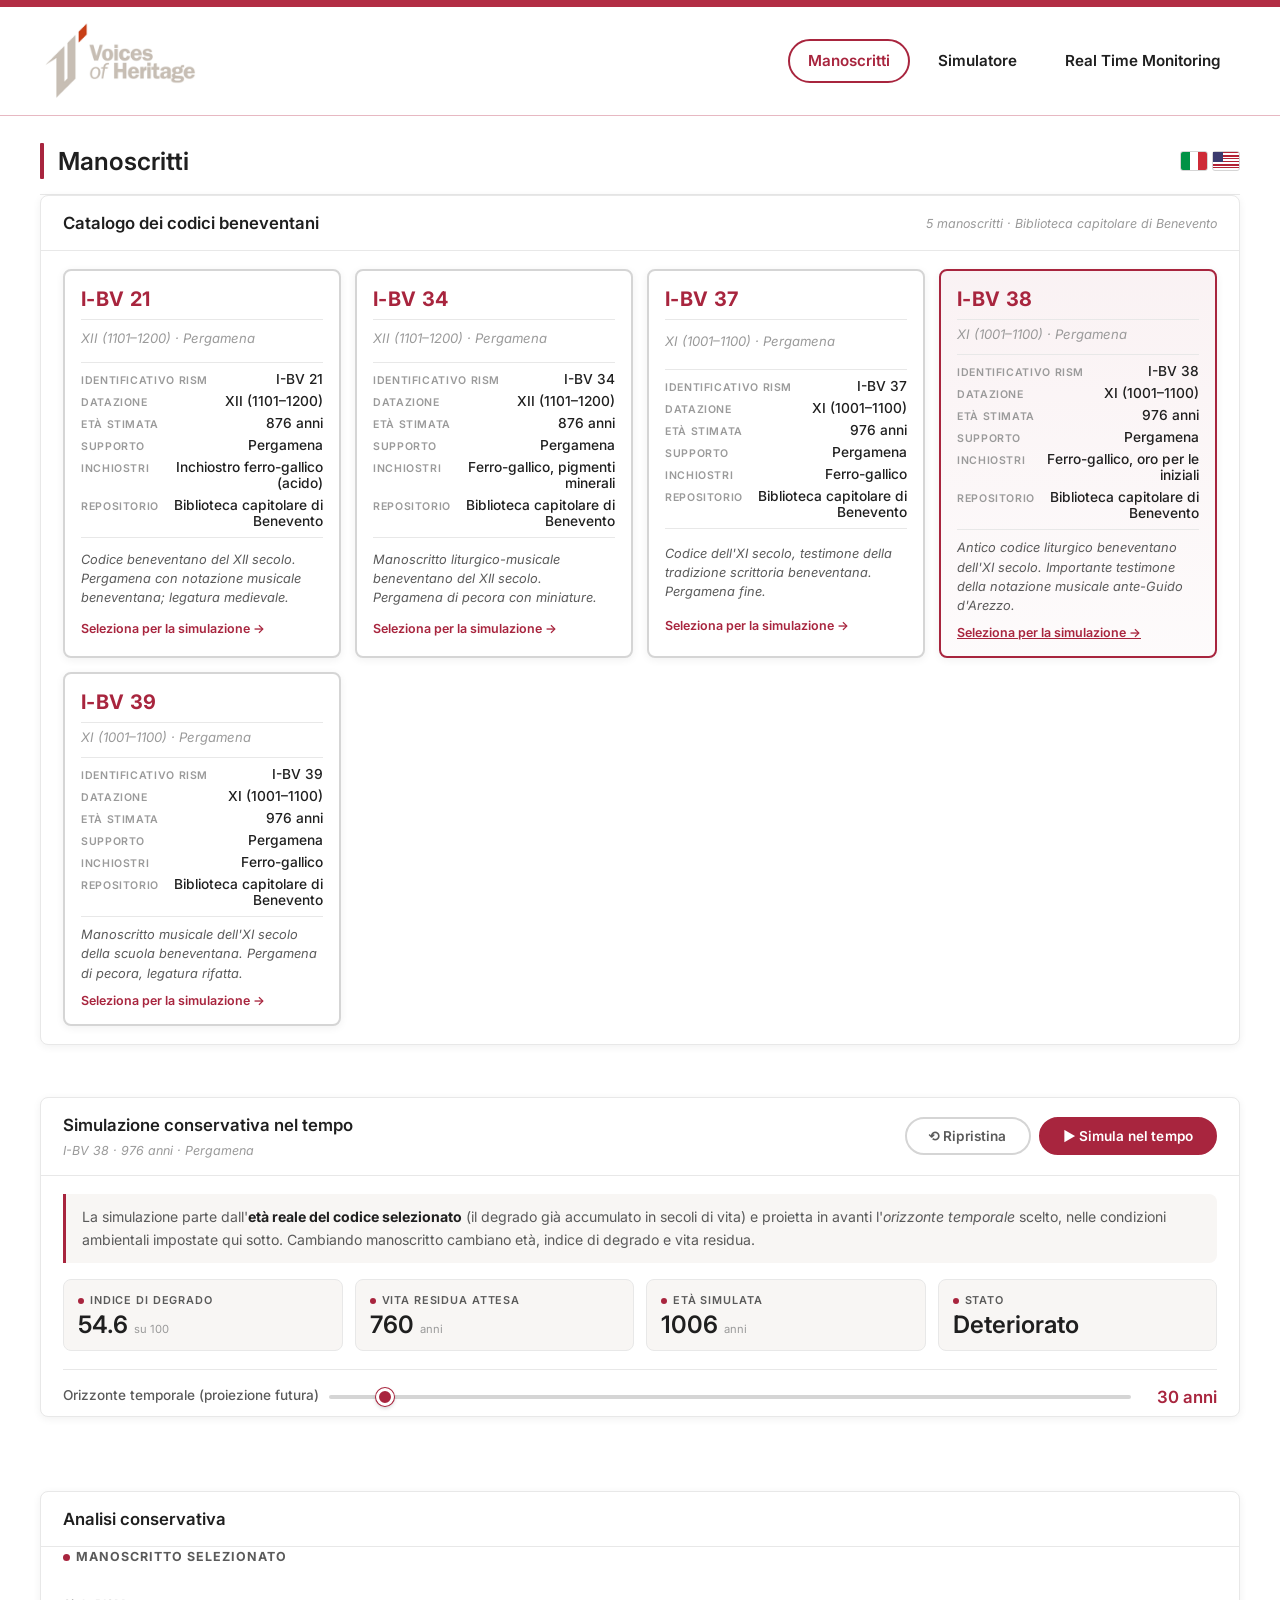
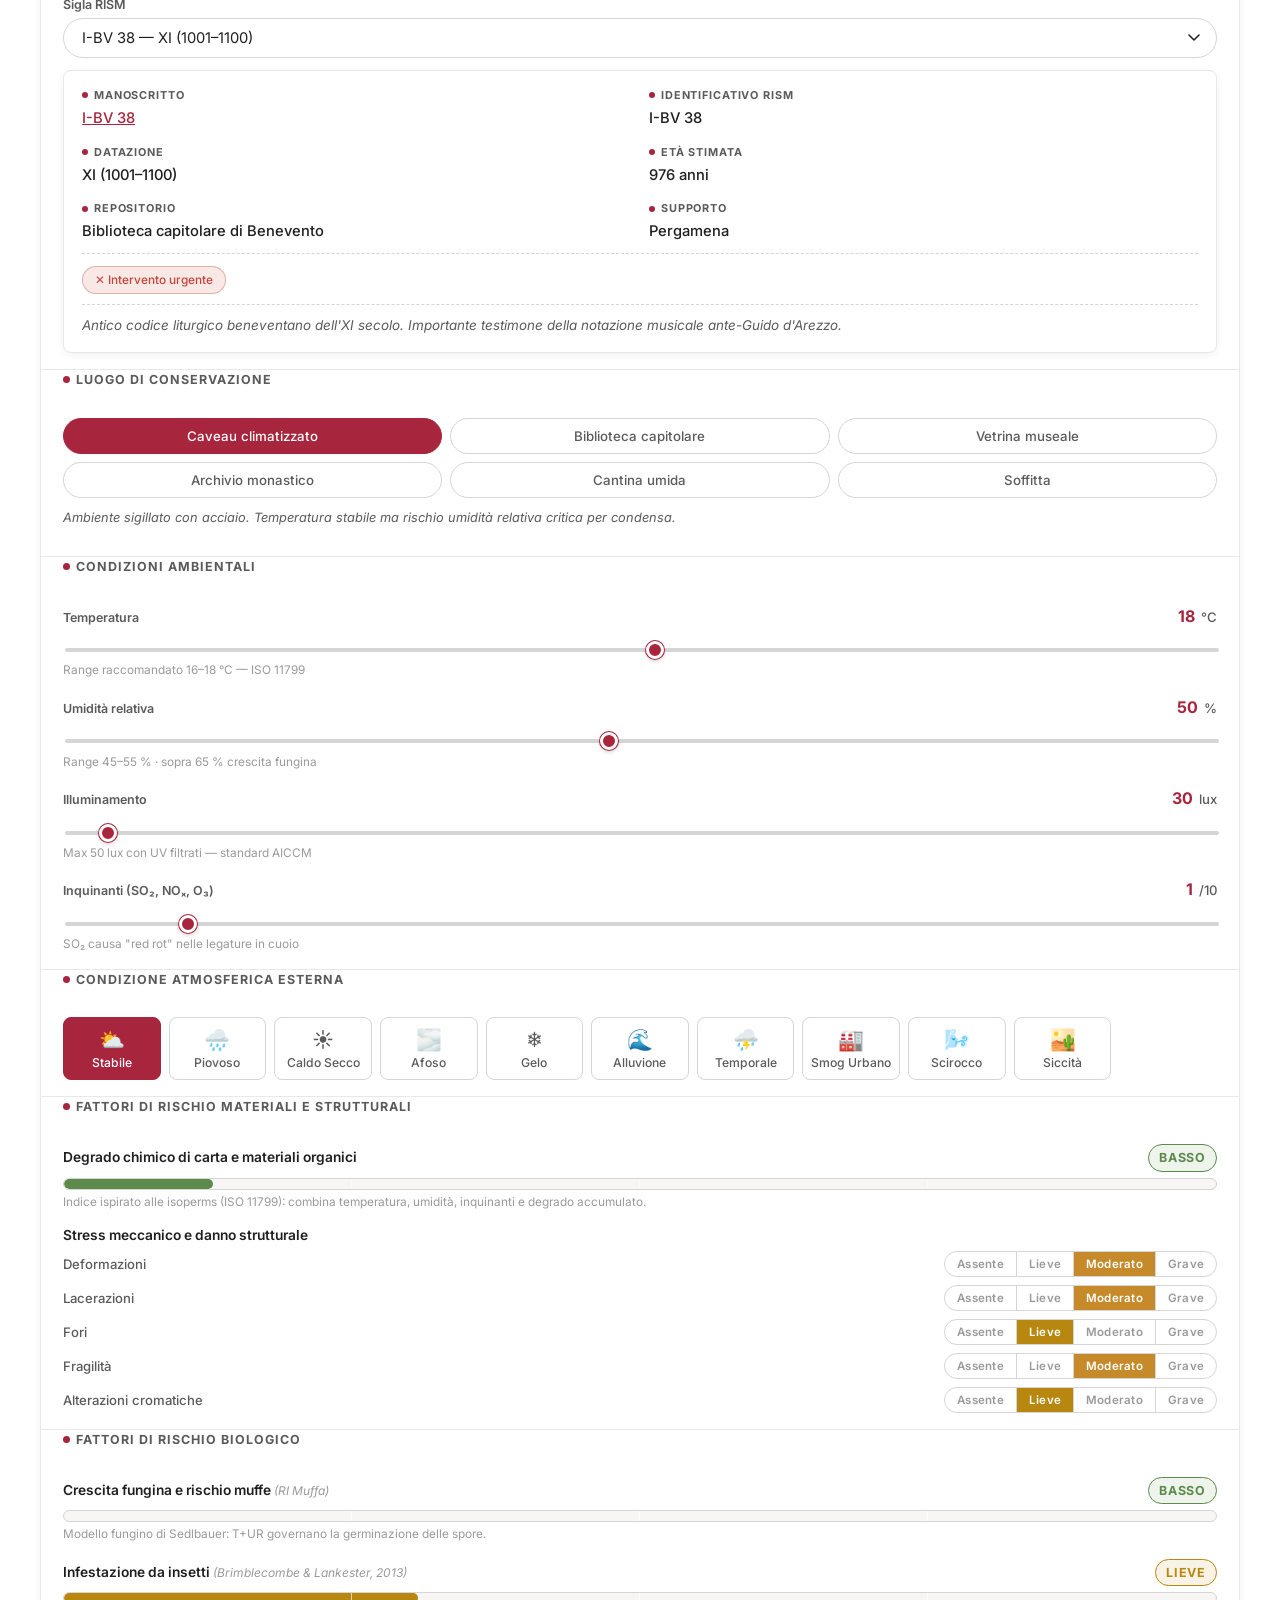
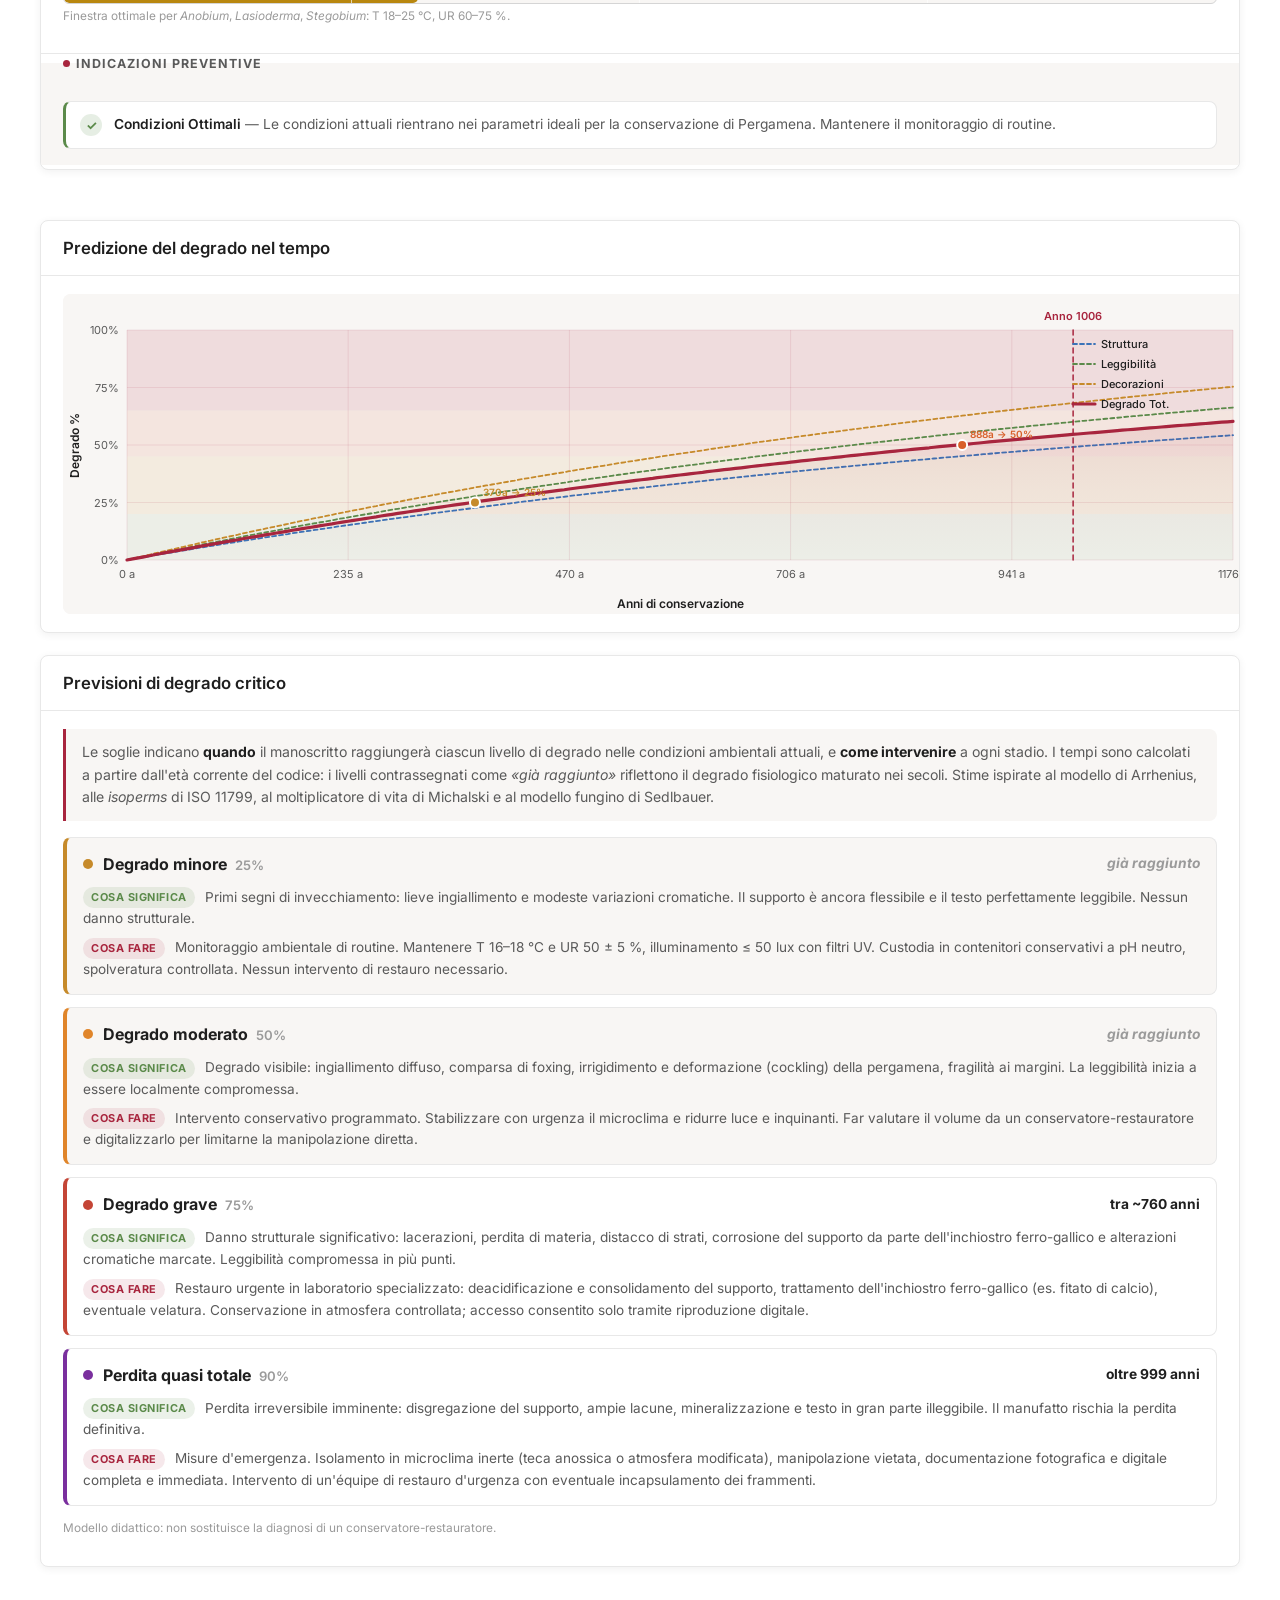
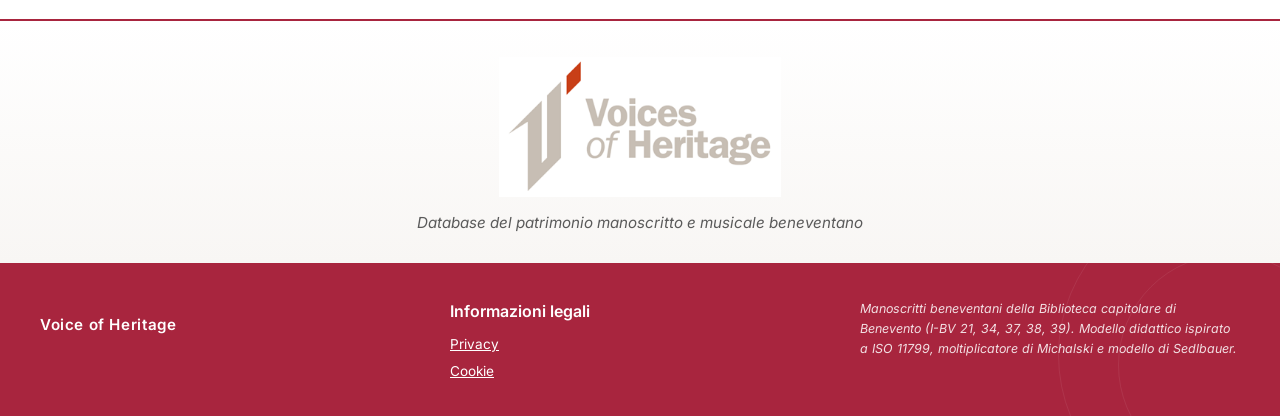
<file: index.html>
<!doctype html>
<html lang="it">
<head>
<meta charset="utf-8" />
<meta name="viewport" content="width=device-width,initial-scale=1" />
<title>Manoscritti · Voices of Heritage</title>
<meta name="description" content="Caratteristiche e analisi conservativa dei codici beneventani della Biblioteca capitolare di Benevento (I-BV 21, 34, 37, 38, 39)." />
<link rel="preconnect" href="https://fonts.googleapis.com" />
<link rel="preconnect" href="https://fonts.gstatic.com" crossorigin />
<link href="https://fonts.googleapis.com/css2?family=Inter:wght@400;500;600;700&display=swap" rel="stylesheet" />
<link rel="stylesheet" href="css/style.css" />
</head>
<body data-page="manoscritti">

<!-- TOP RED STRIP -->
<div class="top-strip"></div>

<!-- SITE HEADER -->
<header class="site-header">
  <div class="site-logo">
    <img src="assets/logo-voh.png" alt="Voices of Heritage" />
  </div>
  <nav class="site-nav">
    <a class="nav-link active" href="index.html">Manoscritti</a>
    <a class="nav-link" href="simulatore.html">Simulatore</a>
    <a class="nav-link" href="monitoring.html">Real Time Monitoring</a>
  </nav>
</header>

<!-- PAGE TITLE -->
<div class="page-title-row">
  <div class="page-title">
    <h2>Manoscritti</h2>
  </div>
  <div class="lang-switcher">
    <span class="lang-flag it" title="Italiano"></span>
    <span class="lang-flag en" title="English"></span>
  </div>
</div>
<div class="page-divider"></div>

<!-- ═══════════════ CATALOGO ═══════════════ -->
<section class="full-section">
  <div class="card">
    <div class="card-head">
      <h2>Catalogo dei codici beneventani</h2>
      <span class="card-meta">5 manoscritti · Biblioteca capitolare di Benevento</span>
    </div>
    <div class="card-body">
      <div class="ms-card-grid" id="manuGrid"><!-- injected by JS --></div>
    </div>
  </div>
</section>

<!-- ═══════════════ SIMULAZIONE CONTROLS ═══════════════ -->
<section class="full-section">
  <div class="card sim-card">
    <div class="card-head">
      <div>
        <h2>Simulazione conservativa nel tempo</h2>
        <span class="card-meta" id="simManuscriptLabel"></span>
      </div>
      <div class="stage-controls">
        <button id="btnReset" class="btn-ghost">⟲ Ripristina</button>
        <button id="btnPlay" class="btn-primary">▶ Simula nel tempo</button>
      </div>
    </div>
    <div class="card-body">
      <p class="section-intro">
        La simulazione parte dall'<strong>età reale del codice selezionato</strong> (il degrado
        già accumulato in secoli di vita) e proietta in avanti l'<em>orizzonte temporale</em>
        scelto, nelle condizioni ambientali impostate qui sotto. Cambiando manoscritto cambiano
        età, indice di degrado e vita residua.
      </p>
      <div class="kpi-strip">
        <div class="kpi">
          <div class="kpi-label">Indice di degrado</div>
          <div class="kpi-value"><span id="kpiDamage">0</span><small>su 100</small></div>
        </div>
        <div class="kpi">
          <div class="kpi-label">Vita residua attesa</div>
          <div class="kpi-value"><span id="kpiLife">∞</span><small>anni</small></div>
        </div>
        <div class="kpi">
          <div class="kpi-label">Età simulata</div>
          <div class="kpi-value"><span id="kpiYear">0</span><small>anni</small></div>
        </div>
        <div class="kpi">
          <div class="kpi-label">Stato</div>
          <div class="kpi-value"><span id="statusText">Eccellente</span></div>
        </div>
      </div>
      <div class="timeline">
        <label for="timeSlider">Orizzonte temporale (proiezione futura)</label>
        <input id="timeSlider" type="range" min="0" max="500" step="1" value="30" />
        <output id="timeOut">30 anni</output>
      </div>
    </div>
  </div>
</section>

<!-- ═══════════════ MAIN LAYOUT (single column) ═══════════════ -->
<main class="layout single-col">

  <aside class="card dashboard">
    <div class="card-head"><h2>Analisi conservativa</h2></div>

    <fieldset>
      <legend>Manoscritto selezionato</legend>
      <label class="field">
        <span>Sigla RISM</span>
        <select id="selManuscript"></select>
      </label>
      <div class="manu-card" id="manuCard"></div>
    </fieldset>

    <fieldset>
      <legend>Luogo di conservazione</legend>
      <div class="locations" id="locGrid">
        <button data-loc="vault"      class="loc on">Caveau climatizzato</button>
        <button data-loc="library"    class="loc">Biblioteca capitolare</button>
        <button data-loc="museum"     class="loc">Vetrina museale</button>
        <button data-loc="monastery"  class="loc">Archivio monastico</button>
        <button data-loc="basement"   class="loc">Cantina umida</button>
        <button data-loc="attic"      class="loc">Soffitta</button>
      </div>
      <p class="loc-desc" id="loc-desc"></p>
    </fieldset>

    <fieldset>
      <legend>Condizioni ambientali</legend>
      <div class="slider">
        <div class="slider-row">
          <label for="tempS">Temperatura</label>
          <span class="val"><b id="tempV">18</b> °C</span>
        </div>
        <input id="tempS" type="range" min="-5" max="40" step="0.5" value="18" />
        <div class="hint">Range raccomandato 16–18 °C — ISO 11799</div>
      </div>
      <div class="slider">
        <div class="slider-row">
          <label for="rhS">Umidità relativa</label>
          <span class="val"><b id="rhV">50</b> %</span>
        </div>
        <input id="rhS" type="range" min="10" max="95" step="1" value="50" />
        <div class="hint">Range 45–55 % · sopra 65 % crescita fungina</div>
      </div>
      <div class="slider">
        <div class="slider-row">
          <label for="lightS">Illuminamento</label>
          <span class="val"><b id="lightV">30</b> lux</span>
        </div>
        <input id="lightS" type="range" min="0" max="1000" step="5" value="30" />
        <div class="hint">Max 50 lux con UV filtrati — standard AICCM</div>
      </div>
      <div class="slider">
        <div class="slider-row">
          <label for="pollS">Inquinanti (SO₂, NOₓ, O₃)</label>
          <span class="val"><b id="pollV">1</b> /10</span>
        </div>
        <input id="pollS" type="range" min="0" max="10" step="0.1" value="1" />
        <div class="hint">SO₂ causa "red rot" nelle legature in cuoio</div>
      </div>
    </fieldset>

    <fieldset>
      <legend>Condizione atmosferica esterna</legend>
      <div class="weather-grid" id="weather-grid"></div>
    </fieldset>

    <fieldset>
      <legend>Fattori di rischio materiali e strutturali</legend>
      <div class="risk-block">
        <div class="risk-header">
          <span class="risk-name">Degrado chimico di carta e materiali organici</span>
          <span class="risk-level" id="chemLevelLabel">Basso</span>
        </div>
        <div class="risk-gauge">
          <div class="risk-gauge-fill" id="chemGaugeFill"></div>
          <div class="risk-gauge-ticks"><span></span><span></span><span></span><span></span></div>
        </div>
        <p class="hint">Indice ispirato alle isoperms (ISO 11799): combina temperatura, umidità, inquinanti e degrado accumulato.</p>
      </div>
      <div class="risk-block">
        <div class="risk-header">
          <span class="risk-name">Stress meccanico e danno strutturale</span>
        </div>
        <div class="seg-list" id="structuralList"></div>
      </div>
    </fieldset>

    <fieldset>
      <legend>Fattori di rischio biologico</legend>
      <div class="risk-block">
        <div class="risk-header">
          <span class="risk-name">Crescita fungina e rischio muffe <small>(RI Muffa)</small></span>
          <span class="risk-level" id="moldLevelLabel">Basso</span>
        </div>
        <div class="risk-gauge">
          <div class="risk-gauge-fill biological" id="moldGaugeFill"></div>
          <div class="risk-gauge-ticks"><span></span><span></span><span></span><span></span></div>
        </div>
        <p class="hint">Modello fungino di Sedlbauer: T+UR governano la germinazione delle spore.</p>
      </div>
      <div class="risk-block">
        <div class="risk-header">
          <span class="risk-name">Infestazione da insetti <small>(Brimblecombe &amp; Lankester, 2013)</small></span>
          <span class="risk-level" id="insectLevelLabel">Basso</span>
        </div>
        <div class="risk-gauge">
          <div class="risk-gauge-fill biological" id="insectGaugeFill"></div>
          <div class="risk-gauge-ticks"><span></span><span></span><span></span><span></span></div>
        </div>
        <p class="hint">Finestra ottimale per <em>Anobium</em>, <em>Lasioderma</em>, <em>Stegobium</em>: T 18–25 °C, UR 60–75 %.</p>
      </div>
    </fieldset>

    <fieldset class="prediction">
      <legend>Indicazioni preventive</legend>
      <ul id="predList" class="pred-list"></ul>
    </fieldset>
  </aside>
</main>

<!-- BOTTOM SECTIONS -->
<div class="full-section">
  <div class="card">
    <div class="card-head"><h2>Predizione del degrado nel tempo</h2></div>
    <div class="card-body">
      <canvas id="degradation-chart"></canvas>
    </div>
  </div>
  <div class="card">
    <div class="card-head"><h2>Previsioni di degrado critico</h2></div>
    <div class="card-body">
      <p class="section-intro">
        Le soglie indicano <strong>quando</strong> il manoscritto raggiungerà ciascun livello
        di degrado nelle condizioni ambientali attuali, e <strong>come intervenire</strong> a
        ogni stadio. I tempi sono calcolati a partire dall'età corrente del codice: i livelli
        contrassegnati come <em>«già raggiunto»</em> riflettono il degrado fisiologico maturato
        nei secoli. Stime ispirate al modello di Arrhenius, alle <em>isoperms</em> di ISO 11799,
        al moltiplicatore di vita di Michalski e al modello fungino di Sedlbauer.
      </p>
      <div id="thresholds-container"></div>
      <p class="hint" style="margin-top:14px">
        Modello didattico: non sostituisce la diagnosi di un conservatore-restauratore.
      </p>
    </div>
  </div>
</div>

<!-- BRAND STRIP -->
<div class="brand-strip">
  <img src="assets/logo-voh.png" alt="Voices of Heritage" />
  <p class="brand-strip-tag">Database del patrimonio manoscritto e musicale beneventano</p>
</div>

<!-- FOOTER -->
<footer class="site-footer">
  <div class="footer-content">
    <div class="footer-brand">
      <p>Voice of Heritage</p>
    </div>
    <div class="footer-legal">
      <h4>Informazioni legali</h4>
      <a href="#">Privacy</a>
      <a href="#">Cookie</a>
    </div>
    <div class="footer-meta">
      Manoscritti beneventani della Biblioteca capitolare di Benevento
      (I-BV 21, 34, 37, 38, 39). Modello didattico ispirato a ISO 11799,
      moltiplicatore di Michalski e modello di Sedlbauer.
    </div>
  </div>
</footer>

<script src="js/model.js"></script>
<script src="js/avatar.js"></script>
<script src="js/charts.js"></script>
<script src="js/app.js"></script>
</body>
</html>
</file>
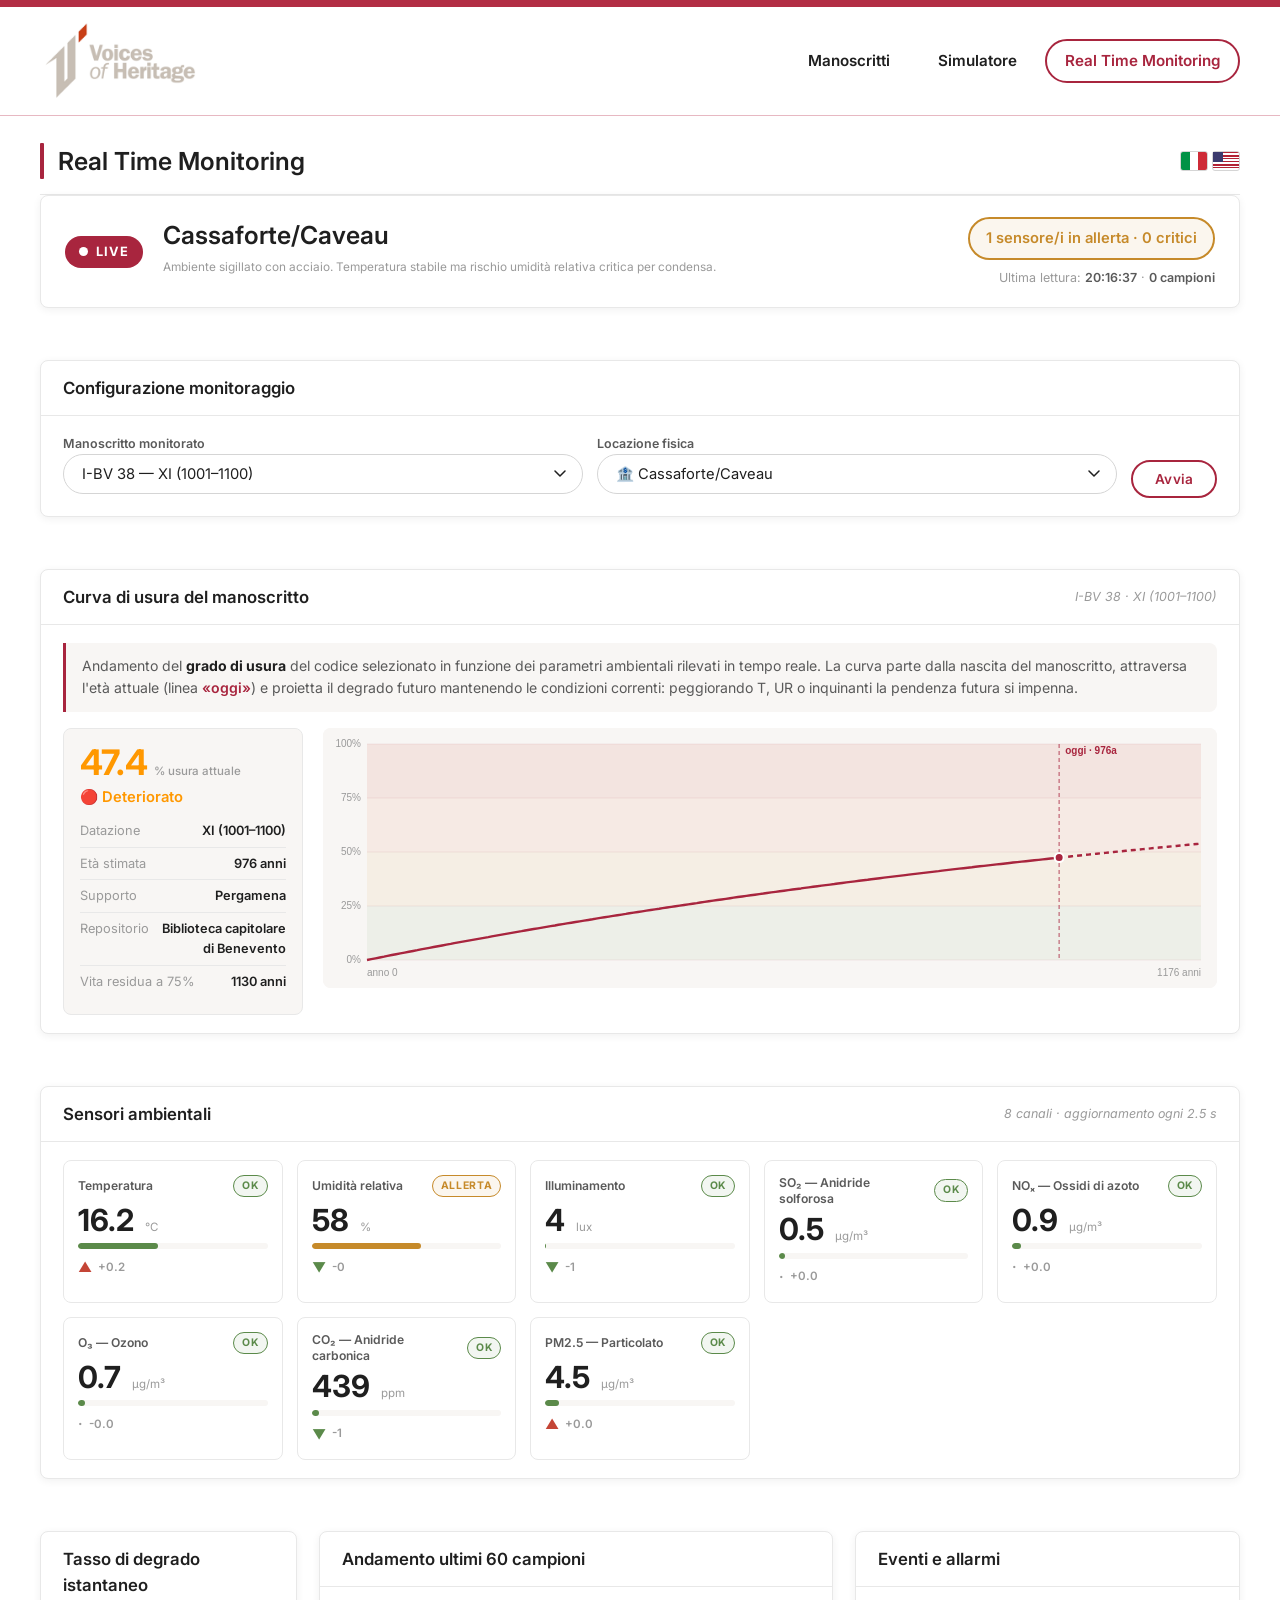
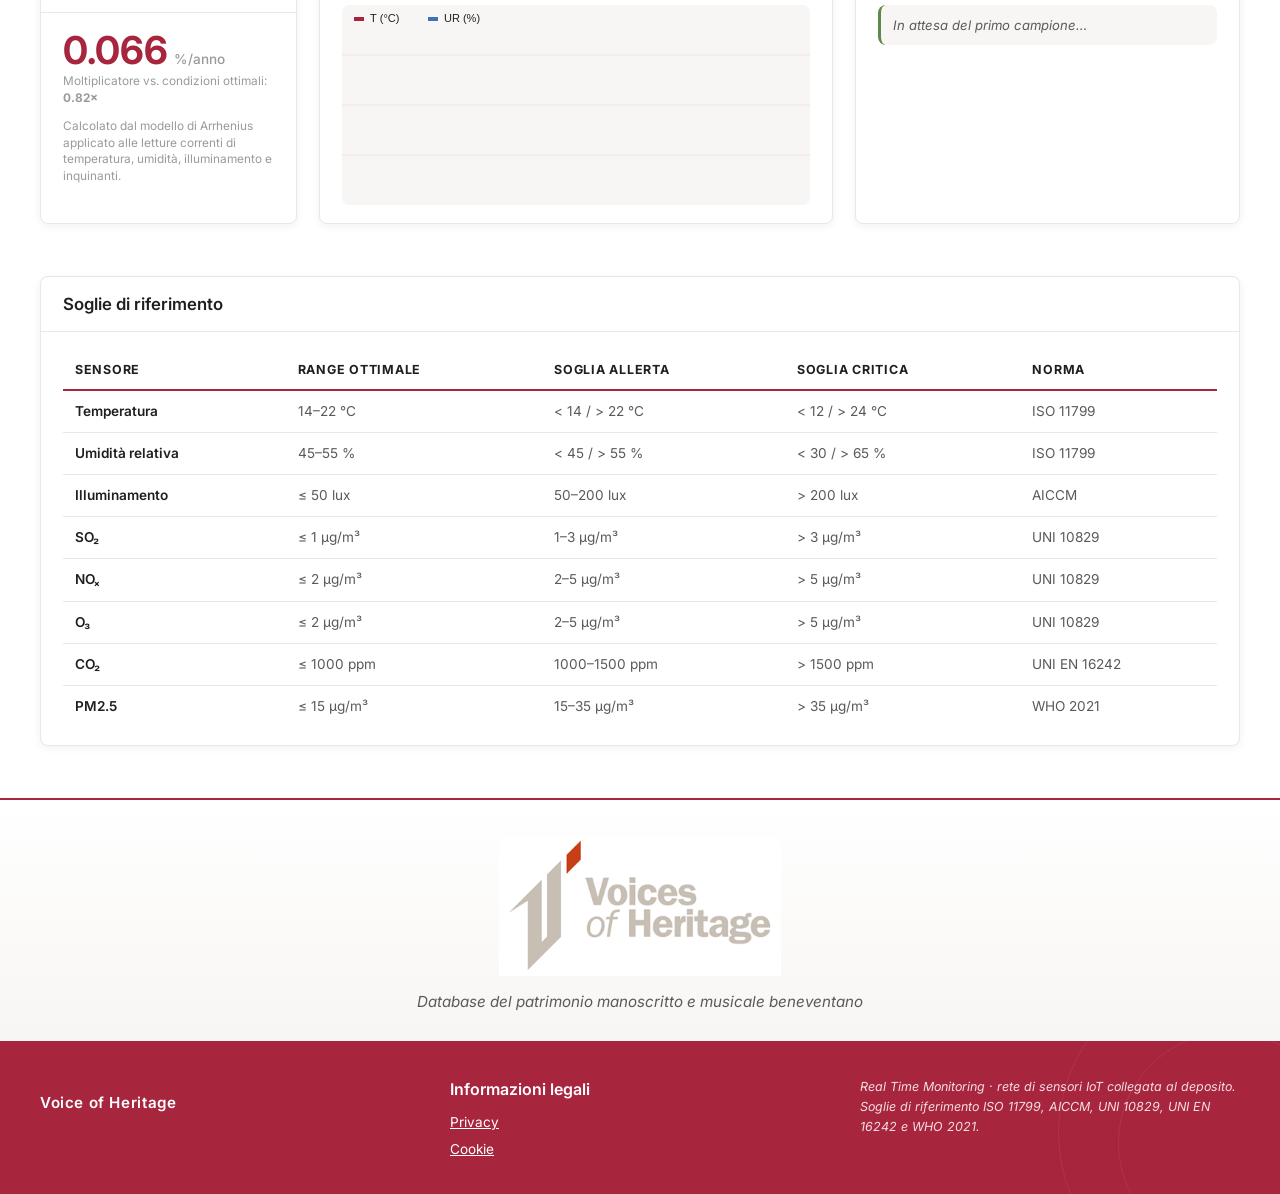
<file: monitoring.html>
<!doctype html>
<html lang="it">
<head>
<meta charset="utf-8" />
<meta name="viewport" content="width=device-width,initial-scale=1" />
<title>Real Time Monitoring · Voices of Heritage</title>
<meta name="description" content="Monitoraggio in tempo reale dei parametri ambientali e degli inquinanti che governano la conservazione dei manoscritti beneventani: T, UR, lux, SO₂, NOₓ, O₃, CO₂, PM2.5." />
<link rel="preconnect" href="https://fonts.googleapis.com" />
<link rel="preconnect" href="https://fonts.gstatic.com" crossorigin />
<link href="https://fonts.googleapis.com/css2?family=Inter:wght@400;500;600;700&display=swap" rel="stylesheet" />
<link rel="stylesheet" href="css/style.css" />
</head>
<body data-page="monitoring">

<div class="top-strip"></div>

<header class="site-header">
  <div class="site-logo">
    <img src="assets/logo-voh.png" alt="Voices of Heritage" />
  </div>
  <nav class="site-nav">
    <a class="nav-link" href="index.html">Manoscritti</a>
    <a class="nav-link" href="simulatore.html">Simulatore</a>
    <a class="nav-link active" href="monitoring.html">Real Time Monitoring</a>
  </nav>
</header>

<div class="page-title-row">
  <div class="page-title">
    <h2>Real Time Monitoring</h2>
  </div>
  <div class="lang-switcher">
    <span class="lang-flag it" title="Italiano"></span>
    <span class="lang-flag en" title="English"></span>
  </div>
</div>
<div class="page-divider"></div>

<!-- ═══════════════ STATUS BANNER ═══════════════ -->
<section class="full-section">
  <div class="card mon-banner">
    <div class="mon-banner-left">
      <div class="mon-live">
        <span class="live-dot"></span>
        <span>LIVE</span>
      </div>
      <div>
        <h2 id="locDisplayName">Caveau climatizzato</h2>
        <p id="locDisplayDesc" class="hint" style="margin-top:4px">—</p>
      </div>
    </div>
    <div class="mon-banner-right">
      <div class="mon-status status-ok" id="overallStatus">Tutti i sensori entro i limiti ISO 11799</div>
      <div class="mon-meta">
        <span>Ultima lettura: <b id="lastReading">—</b></span>
        <span>·</span>
        <span><b id="uptimeSamples">0 campioni</b></span>
      </div>
    </div>
  </div>
</section>

<!-- ═══════════════ CONFIG ═══════════════ -->
<section class="full-section">
  <div class="card">
    <div class="card-head"><h2>Configurazione monitoraggio</h2></div>
    <div class="card-body mon-config">
      <label>Manoscritto monitorato
        <select id="monManuscript"></select>
      </label>
      <label>Locazione fisica
        <select id="monLocation"></select>
      </label>
      <div class="mon-action">
        <button class="btn-outline" id="btnTestAlarm" title="Avvia la procedura di test allarmi sulla rete sensori">Avvia</button>
      </div>
    </div>
  </div>
</section>

<!-- ═══════════════ CURVA DI USURA ═══════════════ -->
<section class="full-section">
  <div class="card">
    <div class="card-head">
      <h2>Curva di usura del manoscritto</h2>
      <span class="card-meta" id="wearManuLabel">—</span>
    </div>
    <div class="card-body">
      <p class="section-intro">
        Andamento del <strong>grado di usura</strong> del codice selezionato in funzione dei
        parametri ambientali rilevati in tempo reale. La curva parte dalla nascita del manoscritto,
        attraversa l'età attuale (linea <span style="color:#A8253E;font-weight:600">«oggi»</span>)
        e proietta il degrado futuro mantenendo le condizioni correnti: peggiorando T, UR o
        inquinanti la pendenza futura si impenna.
      </p>
      <div class="wear-layout">
        <div class="wear-info" id="wearInfo"></div>
        <canvas id="wearChart"></canvas>
      </div>
    </div>
  </div>
</section>

<!-- ═══════════════ SENSOR GRID ═══════════════ -->
<section class="full-section">
  <div class="card">
    <div class="card-head">
      <h2>Sensori ambientali</h2>
      <span class="card-meta">8 canali · aggiornamento ogni 2.5 s</span>
    </div>
    <div class="card-body">
      <div class="sensor-grid" id="sensorGrid"></div>
    </div>
  </div>
</section>

<!-- ═══════════════ RATE + CHART + ALERTS ═══════════════ -->
<section class="full-section">
  <div class="mon-grid">
    <div class="card">
      <div class="card-head"><h2>Tasso di degrado istantaneo</h2></div>
      <div class="card-body">
        <div class="deg-rate-big">
          <span id="degRateValue">0.000</span><small>%/anno</small>
        </div>
        <p class="hint">Moltiplicatore vs. condizioni ottimali: <b id="degRateMult">1.00×</b></p>
        <p class="hint" style="margin-top:8px">
          Calcolato dal modello di Arrhenius applicato alle letture correnti di temperatura,
          umidità, illuminamento e inquinanti.
        </p>
      </div>
    </div>

    <div class="card">
      <div class="card-head"><h2>Andamento ultimi 60 campioni</h2></div>
      <div class="card-body">
        <canvas id="liveChart"></canvas>
      </div>
    </div>

    <div class="card mon-alerts">
      <div class="card-head"><h2>Eventi e allarmi</h2></div>
      <div class="card-body">
        <ul class="alert-list" id="alertList">
          <li class="alert-ok"><span class="alert-msg">In attesa del primo campione…</span></li>
        </ul>
      </div>
    </div>
  </div>
</section>

<!-- ═══════════════ ISO REFERENCE ═══════════════ -->
<section class="full-section">
  <div class="card">
    <div class="card-head"><h2>Soglie di riferimento</h2></div>
    <div class="card-body">
      <table class="ref-table">
        <thead>
          <tr><th>Sensore</th><th>Range ottimale</th><th>Soglia allerta</th><th>Soglia critica</th><th>Norma</th></tr>
        </thead>
        <tbody>
          <tr><td>Temperatura</td><td>14–22 °C</td><td>&lt; 14 / &gt; 22 °C</td><td>&lt; 12 / &gt; 24 °C</td><td>ISO 11799</td></tr>
          <tr><td>Umidità relativa</td><td>45–55 %</td><td>&lt; 45 / &gt; 55 %</td><td>&lt; 30 / &gt; 65 %</td><td>ISO 11799</td></tr>
          <tr><td>Illuminamento</td><td>≤ 50 lux</td><td>50–200 lux</td><td>&gt; 200 lux</td><td>AICCM</td></tr>
          <tr><td>SO₂</td><td>≤ 1 µg/m³</td><td>1–3 µg/m³</td><td>&gt; 3 µg/m³</td><td>UNI 10829</td></tr>
          <tr><td>NOₓ</td><td>≤ 2 µg/m³</td><td>2–5 µg/m³</td><td>&gt; 5 µg/m³</td><td>UNI 10829</td></tr>
          <tr><td>O₃</td><td>≤ 2 µg/m³</td><td>2–5 µg/m³</td><td>&gt; 5 µg/m³</td><td>UNI 10829</td></tr>
          <tr><td>CO₂</td><td>≤ 1000 ppm</td><td>1000–1500 ppm</td><td>&gt; 1500 ppm</td><td>UNI EN 16242</td></tr>
          <tr><td>PM2.5</td><td>≤ 15 µg/m³</td><td>15–35 µg/m³</td><td>&gt; 35 µg/m³</td><td>WHO 2021</td></tr>
        </tbody>
      </table>
    </div>
  </div>
</section>

<div class="brand-strip">
  <img src="assets/logo-voh.png" alt="Voices of Heritage" />
  <p class="brand-strip-tag">Database del patrimonio manoscritto e musicale beneventano</p>
</div>

<footer class="site-footer">
  <div class="footer-content">
    <div class="footer-brand">
      <p>Voice of Heritage</p>
    </div>
    <div class="footer-legal">
      <h4>Informazioni legali</h4>
      <a href="#">Privacy</a>
      <a href="#">Cookie</a>
    </div>
    <div class="footer-meta">
      Real Time Monitoring · rete di sensori IoT collegata al deposito.
      Soglie di riferimento ISO 11799, AICCM, UNI 10829, UNI EN 16242 e
      WHO 2021.
    </div>
  </div>
</footer>

<script src="js/model.js"></script>
<script src="js/monitoring.js"></script>
</body>
</html>
</file>
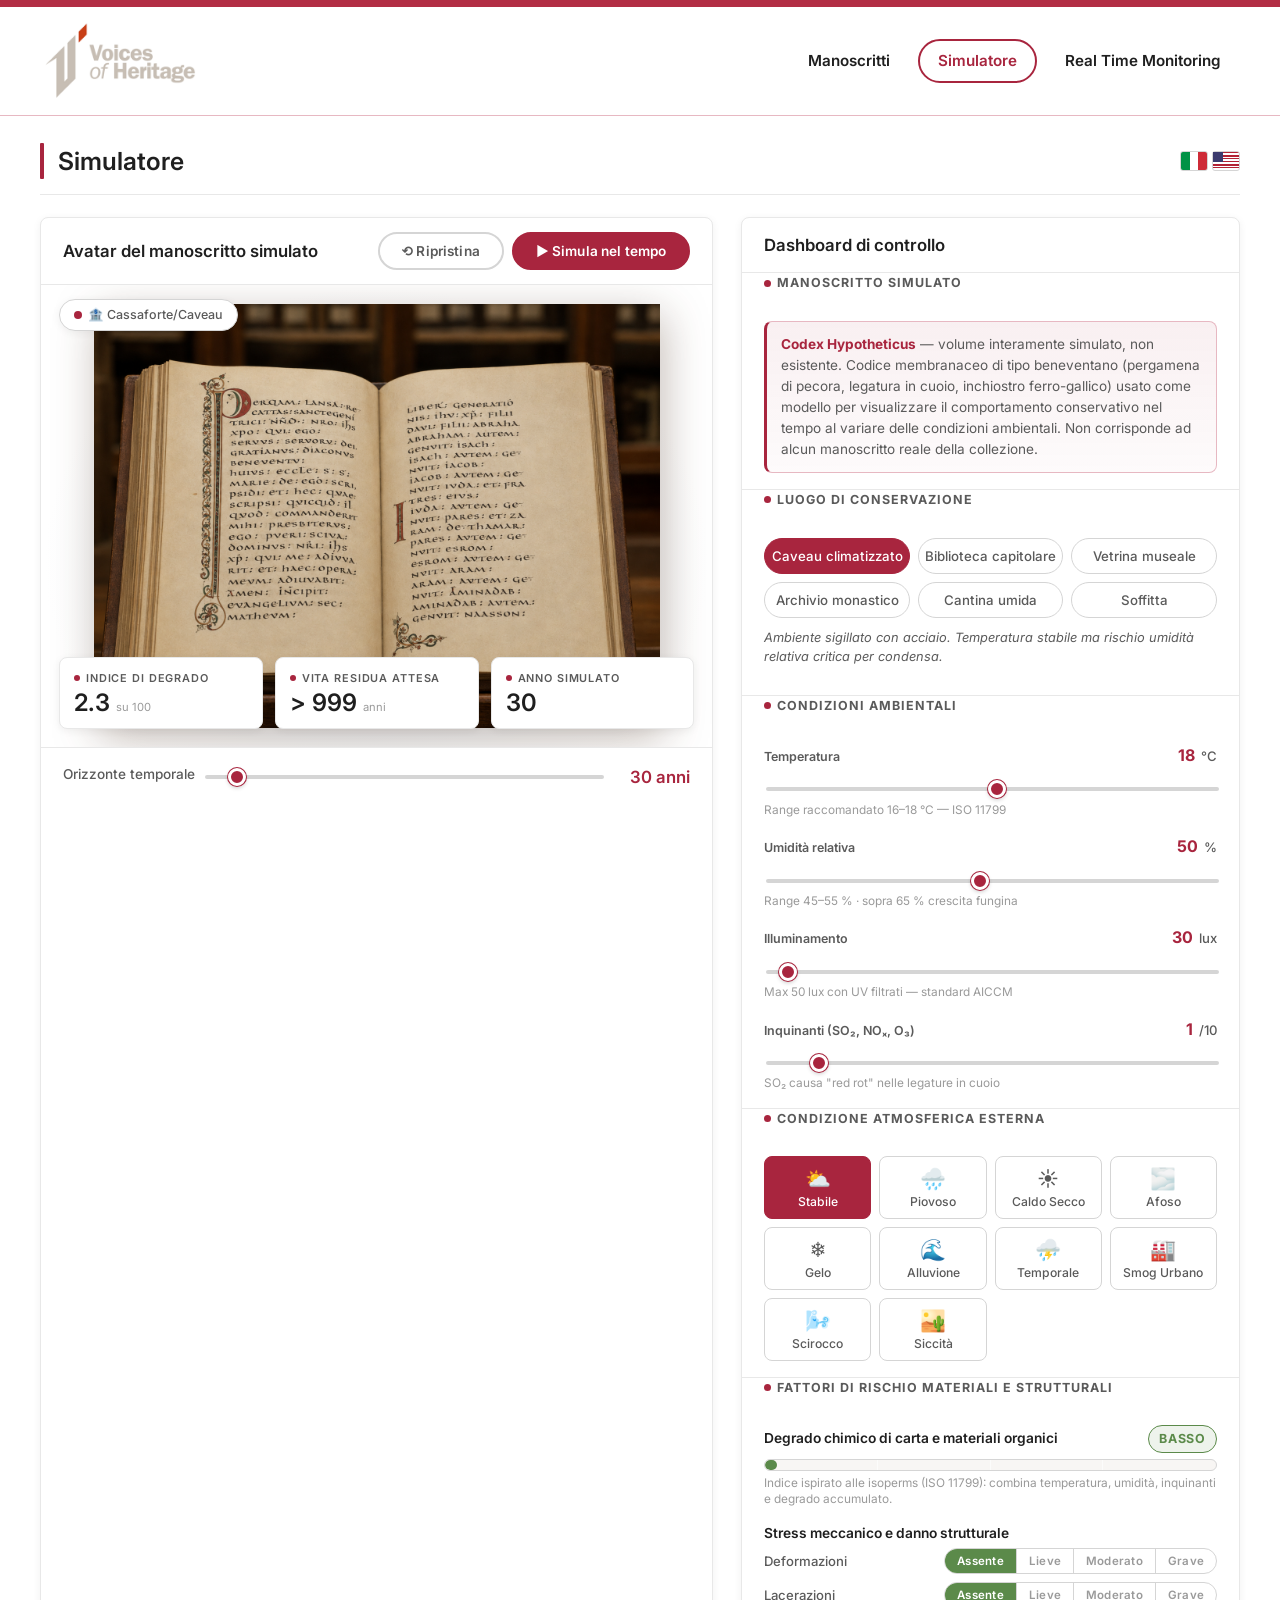
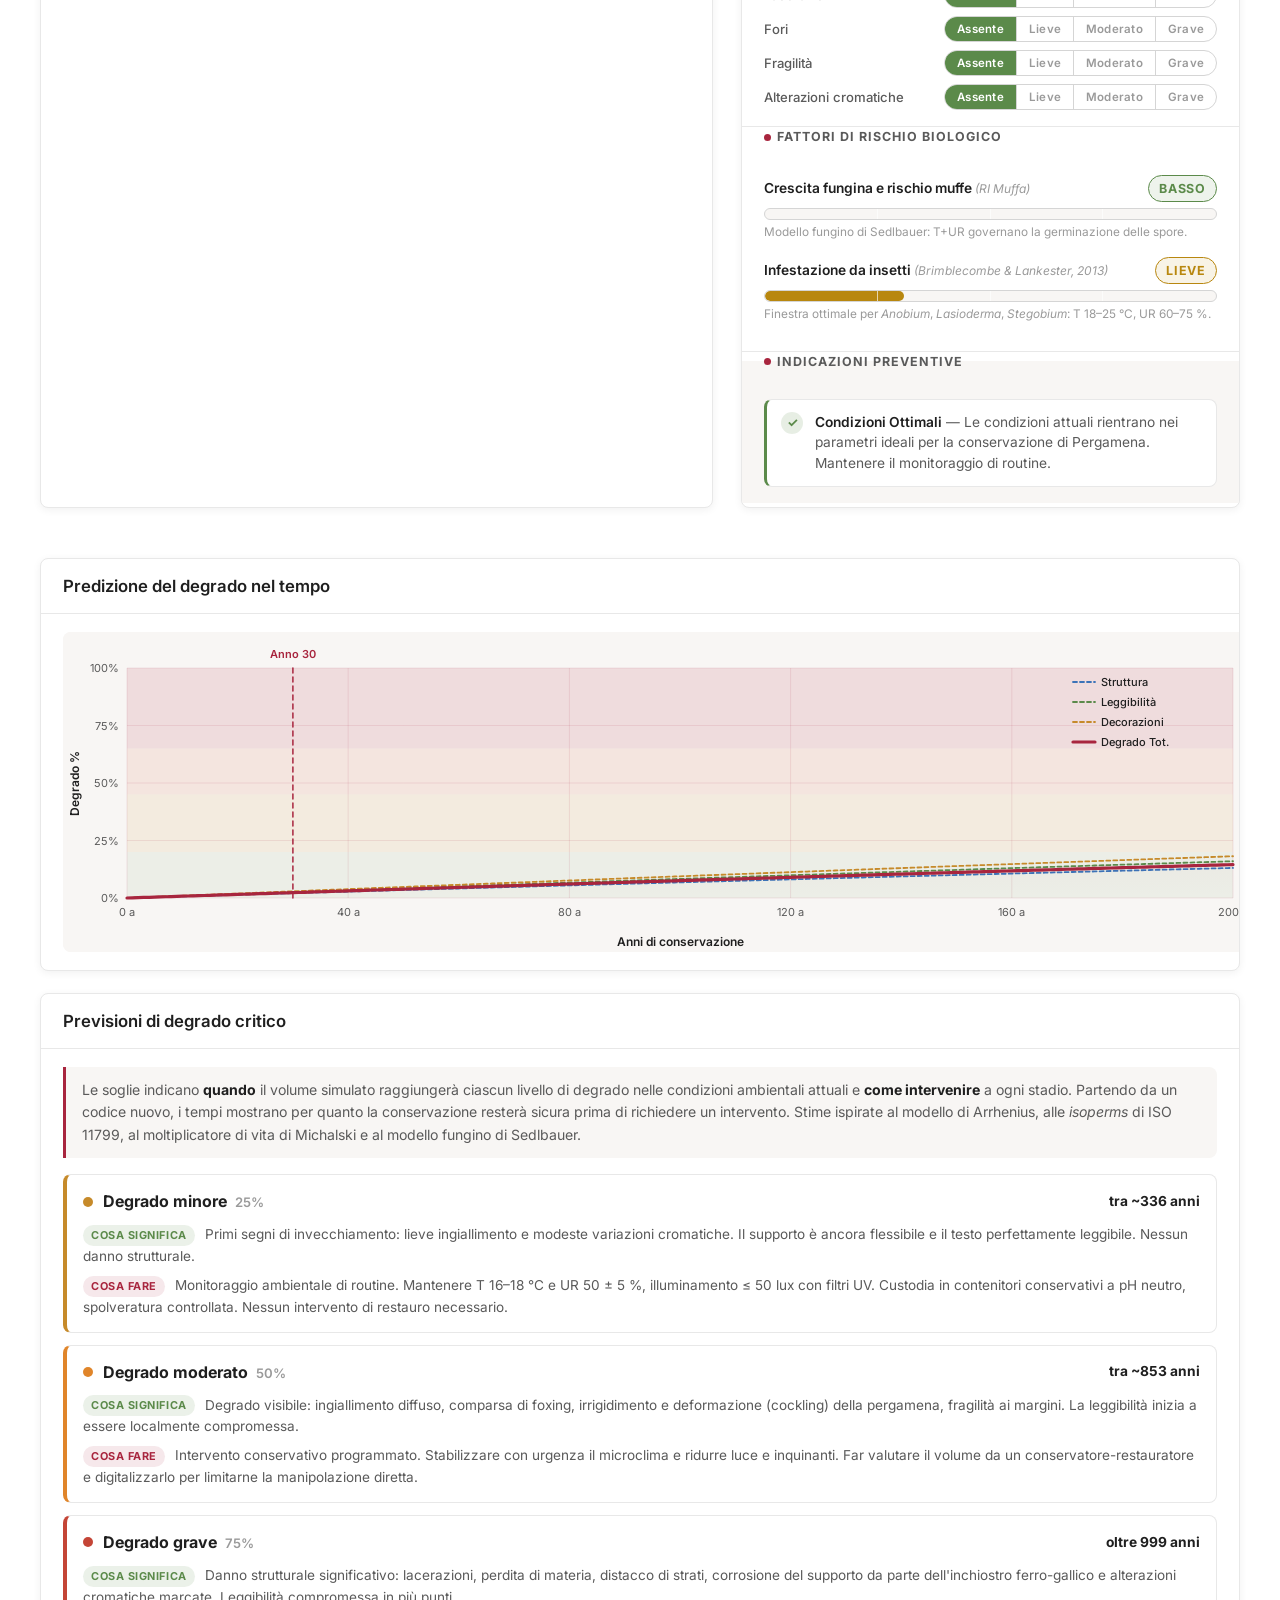
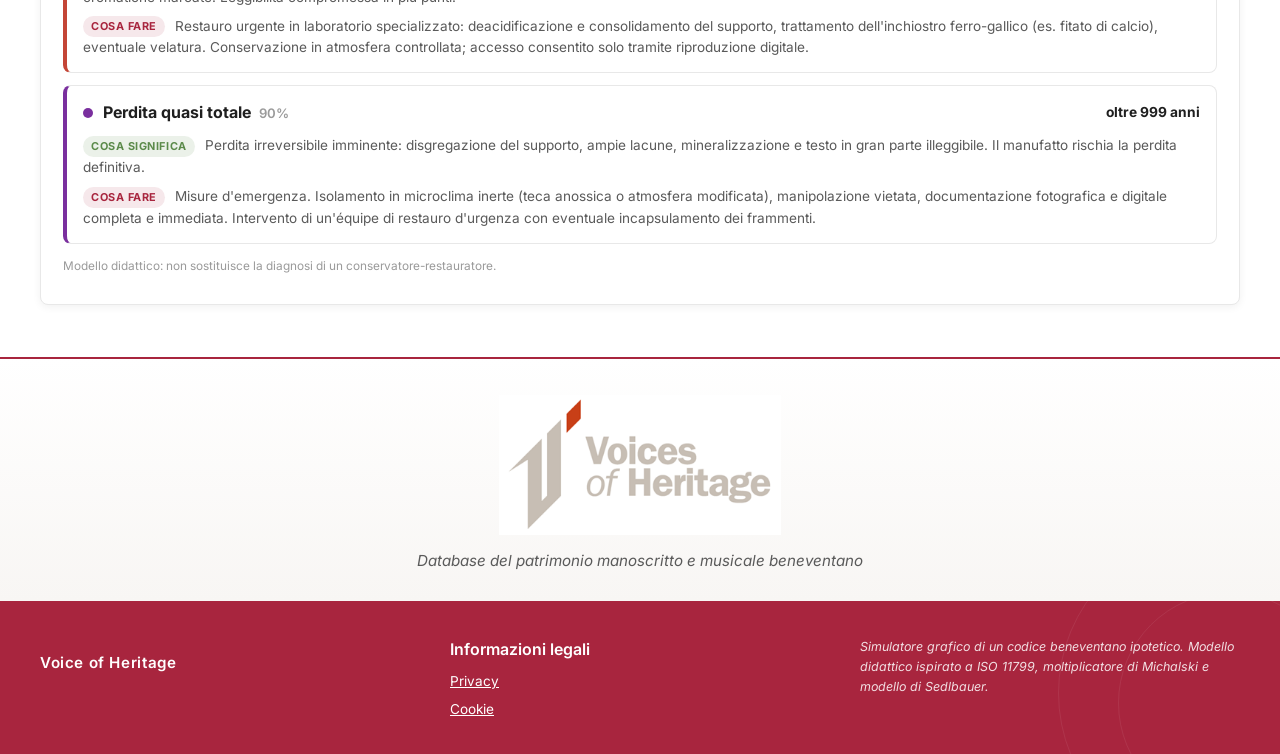
<file: simulatore.html>
<!doctype html>
<html lang="it">
<head>
<meta charset="utf-8" />
<meta name="viewport" content="width=device-width,initial-scale=1" />
<title>Simulatore · Voices of Heritage</title>
<meta name="description" content="Simulatore grafico di un manoscritto beneventano ipotetico: avatar fotografico che si trasforma in funzione delle condizioni ambientali e del tempo." />
<link rel="preconnect" href="https://fonts.googleapis.com" />
<link rel="preconnect" href="https://fonts.gstatic.com" crossorigin />
<link href="https://fonts.googleapis.com/css2?family=Inter:wght@400;500;600;700&display=swap" rel="stylesheet" />
<link rel="stylesheet" href="css/style.css" />
</head>
<body data-page="simulatore">

<div class="top-strip"></div>

<header class="site-header">
  <div class="site-logo">
    <img src="assets/logo-voh.png" alt="Voices of Heritage" />
  </div>
  <nav class="site-nav">
    <a class="nav-link" href="index.html">Manoscritti</a>
    <a class="nav-link active" href="simulatore.html">Simulatore</a>
    <a class="nav-link" href="monitoring.html">Real Time Monitoring</a>
  </nav>
</header>

<div class="page-title-row">
  <div class="page-title">
    <h2>Simulatore</h2>
  </div>
  <div class="lang-switcher">
    <span class="lang-flag it" title="Italiano"></span>
    <span class="lang-flag en" title="English"></span>
  </div>
</div>
<div class="page-divider"></div>

<main class="layout">

  <!-- ── STAGE / AVATAR ── -->
  <section class="card stage">
    <div class="card-head">
      <h2>Avatar del manoscritto simulato</h2>
      <div class="stage-controls">
        <button id="btnReset" class="btn-ghost">⟲ Ripristina</button>
        <button id="btnPlay" class="btn-primary">▶ Simula nel tempo</button>
      </div>
    </div>

    <div class="stage-canvas" id="stage-canvas">
      <span class="stage-tag" id="stage-tag">Caveau climatizzato</span>
      <div id="book-container"></div>
      <div class="overlay">
        <div class="kpi">
          <div class="kpi-label">Indice di degrado</div>
          <div class="kpi-value"><span id="kpiDamage">0</span><small>su 100</small></div>
        </div>
        <div class="kpi">
          <div class="kpi-label">Vita residua attesa</div>
          <div class="kpi-value"><span id="kpiLife">∞</span><small>anni</small></div>
        </div>
        <div class="kpi">
          <div class="kpi-label">Anno simulato</div>
          <div class="kpi-value"><span id="kpiYear">0</span></div>
        </div>
      </div>
    </div>

    <div class="timeline">
      <label for="timeSlider">Orizzonte temporale</label>
      <input id="timeSlider" type="range" min="0" max="500" step="1" value="30" />
      <output id="timeOut">30 anni</output>
    </div>
  </section>

  <!-- ── DASHBOARD ── -->
  <aside class="card dashboard">
    <div class="card-head"><h2>Dashboard di controllo</h2></div>

    <fieldset>
      <legend>Manoscritto simulato</legend>
      <div class="hypothetical-note">
        <strong>Codex Hypotheticus</strong> — volume interamente simulato, non esistente.
        Codice membranaceo di tipo beneventano (pergamena di pecora, legatura in cuoio,
        inchiostro ferro-gallico) usato come modello per visualizzare il comportamento
        conservativo nel tempo al variare delle condizioni ambientali. Non corrisponde
        ad alcun manoscritto reale della collezione.
      </div>
    </fieldset>

    <fieldset>
      <legend>Luogo di conservazione</legend>
      <div class="locations" id="locGrid">
        <button data-loc="vault"      class="loc on">Caveau climatizzato</button>
        <button data-loc="library"    class="loc">Biblioteca capitolare</button>
        <button data-loc="museum"     class="loc">Vetrina museale</button>
        <button data-loc="monastery"  class="loc">Archivio monastico</button>
        <button data-loc="basement"   class="loc">Cantina umida</button>
        <button data-loc="attic"      class="loc">Soffitta</button>
      </div>
      <p class="loc-desc" id="loc-desc"></p>
    </fieldset>

    <fieldset>
      <legend>Condizioni ambientali</legend>
      <div class="slider">
        <div class="slider-row">
          <label for="tempS">Temperatura</label>
          <span class="val"><b id="tempV">18</b> °C</span>
        </div>
        <input id="tempS" type="range" min="-5" max="40" step="0.5" value="18" />
        <div class="hint">Range raccomandato 16–18 °C — ISO 11799</div>
      </div>
      <div class="slider">
        <div class="slider-row">
          <label for="rhS">Umidità relativa</label>
          <span class="val"><b id="rhV">50</b> %</span>
        </div>
        <input id="rhS" type="range" min="10" max="95" step="1" value="50" />
        <div class="hint">Range 45–55 % · sopra 65 % crescita fungina</div>
      </div>
      <div class="slider">
        <div class="slider-row">
          <label for="lightS">Illuminamento</label>
          <span class="val"><b id="lightV">30</b> lux</span>
        </div>
        <input id="lightS" type="range" min="0" max="1000" step="5" value="30" />
        <div class="hint">Max 50 lux con UV filtrati — standard AICCM</div>
      </div>
      <div class="slider">
        <div class="slider-row">
          <label for="pollS">Inquinanti (SO₂, NOₓ, O₃)</label>
          <span class="val"><b id="pollV">1</b> /10</span>
        </div>
        <input id="pollS" type="range" min="0" max="10" step="0.1" value="1" />
        <div class="hint">SO₂ causa "red rot" nelle legature in cuoio</div>
      </div>
    </fieldset>

    <fieldset>
      <legend>Condizione atmosferica esterna</legend>
      <div class="weather-grid" id="weather-grid"></div>
    </fieldset>

    <fieldset>
      <legend>Fattori di rischio materiali e strutturali</legend>
      <div class="risk-block">
        <div class="risk-header">
          <span class="risk-name">Degrado chimico di carta e materiali organici</span>
          <span class="risk-level" id="chemLevelLabel">Basso</span>
        </div>
        <div class="risk-gauge">
          <div class="risk-gauge-fill" id="chemGaugeFill"></div>
          <div class="risk-gauge-ticks"><span></span><span></span><span></span><span></span></div>
        </div>
        <p class="hint">Indice ispirato alle isoperms (ISO 11799): combina temperatura, umidità, inquinanti e degrado accumulato.</p>
      </div>
      <div class="risk-block">
        <div class="risk-header">
          <span class="risk-name">Stress meccanico e danno strutturale</span>
        </div>
        <div class="seg-list" id="structuralList"></div>
      </div>
    </fieldset>

    <fieldset>
      <legend>Fattori di rischio biologico</legend>
      <div class="risk-block">
        <div class="risk-header">
          <span class="risk-name">Crescita fungina e rischio muffe <small>(RI Muffa)</small></span>
          <span class="risk-level" id="moldLevelLabel">Basso</span>
        </div>
        <div class="risk-gauge">
          <div class="risk-gauge-fill biological" id="moldGaugeFill"></div>
          <div class="risk-gauge-ticks"><span></span><span></span><span></span><span></span></div>
        </div>
        <p class="hint">Modello fungino di Sedlbauer: T+UR governano la germinazione delle spore.</p>
      </div>
      <div class="risk-block">
        <div class="risk-header">
          <span class="risk-name">Infestazione da insetti <small>(Brimblecombe &amp; Lankester, 2013)</small></span>
          <span class="risk-level" id="insectLevelLabel">Basso</span>
        </div>
        <div class="risk-gauge">
          <div class="risk-gauge-fill biological" id="insectGaugeFill"></div>
          <div class="risk-gauge-ticks"><span></span><span></span><span></span><span></span></div>
        </div>
        <p class="hint">Finestra ottimale per <em>Anobium</em>, <em>Lasioderma</em>, <em>Stegobium</em>: T 18–25 °C, UR 60–75 %.</p>
      </div>
    </fieldset>

    <fieldset class="prediction">
      <legend>Indicazioni preventive</legend>
      <ul id="predList" class="pred-list"></ul>
    </fieldset>
  </aside>
</main>

<div class="full-section">
  <div class="card">
    <div class="card-head"><h2>Predizione del degrado nel tempo</h2></div>
    <div class="card-body">
      <canvas id="degradation-chart"></canvas>
    </div>
  </div>
  <div class="card">
    <div class="card-head"><h2>Previsioni di degrado critico</h2></div>
    <div class="card-body">
      <p class="section-intro">
        Le soglie indicano <strong>quando</strong> il volume simulato raggiungerà ciascun
        livello di degrado nelle condizioni ambientali attuali e <strong>come intervenire</strong>
        a ogni stadio. Partendo da un codice nuovo, i tempi mostrano per quanto la conservazione
        resterà sicura prima di richiedere un intervento. Stime ispirate al modello di Arrhenius,
        alle <em>isoperms</em> di ISO 11799, al moltiplicatore di vita di Michalski e al modello
        fungino di Sedlbauer.
      </p>
      <div id="thresholds-container"></div>
      <p class="hint" style="margin-top:14px">
        Modello didattico: non sostituisce la diagnosi di un conservatore-restauratore.
      </p>
    </div>
  </div>
</div>

<div class="brand-strip">
  <img src="assets/logo-voh.png" alt="Voices of Heritage" />
  <p class="brand-strip-tag">Database del patrimonio manoscritto e musicale beneventano</p>
</div>

<footer class="site-footer">
  <div class="footer-content">
    <div class="footer-brand">
      <p>Voice of Heritage</p>
    </div>
    <div class="footer-legal">
      <h4>Informazioni legali</h4>
      <a href="#">Privacy</a>
      <a href="#">Cookie</a>
    </div>
    <div class="footer-meta">
      Simulatore grafico di un codice beneventano ipotetico. Modello didattico
      ispirato a ISO 11799, moltiplicatore di Michalski e modello di Sedlbauer.
    </div>
  </div>
</footer>

<script src="js/model.js"></script>
<script src="js/avatar.js"></script>
<script src="js/charts.js"></script>
<script src="js/app.js"></script>
</body>
</html>
</file>
<file: css/style.css>
/* ════════════════════════════════════════════════════════════════════════
   LibriAntichi — Style aligned with Voices of Heritage (VoH) platform
   Light theme, bordeaux accents, pill-shaped form fields
   ════════════════════════════════════════════════════════════════════════ */

:root {
  --voh-red:        #A8253E;
  --voh-red-dark:   #8B1E33;
  --voh-red-strip:  #B22D44;
  --voh-red-light:  #E7B8C2;
  --voh-gray:       #918577;
  --voh-bg:         #FFFFFF;
  --voh-bg-soft:    #F8F6F4;
  --voh-border:     #D5D5D5;
  --voh-border-soft:#E8E8E8;
  --voh-text:       #1F1F1F;
  --voh-text-2:     #5A5A5A;
  --voh-text-3:     #9A9A9A;
  --voh-good:       #5B8A4A;
  --voh-warn:       #C68A2A;
  --voh-bad:        #C44536;
  --shadow-card:    0 2px 8px rgba(0, 0, 0, 0.06);
  --shadow-card-h:  0 4px 16px rgba(0, 0, 0, 0.10);
  --radius-pill:    100px;
  --radius-card:    8px;
}

* { box-sizing: border-box; }
html, body { margin: 0; padding: 0; }

body {
  font-family: 'Inter', system-ui, -apple-system, 'Segoe UI', Roboto, sans-serif;
  background: var(--voh-bg);
  color: var(--voh-text);
  min-height: 100vh;
  line-height: 1.55;
  font-size: 15px;
}

h1, h2, h3 { margin: 0; font-weight: 600; color: var(--voh-text); }
h1 { font-size: 1.4rem; }
h2 { font-size: 1.55rem; }
h3 { font-size: 1.1rem; }

a { color: var(--voh-red); text-decoration: none; }
a:hover { text-decoration: underline; }

/* ── TOP RED STRIP ─────────────────────────────────────────── */
.top-strip {
  height: 7px;
  background: var(--voh-red-strip);
}

/* ── HEADER ────────────────────────────────────────────────── */
.site-header {
  display: flex;
  justify-content: space-between;
  align-items: center;
  padding: 14px 40px;
  border-bottom: 1px solid var(--voh-red-light);
  background: var(--voh-bg);
}
.site-logo {
  display: flex;
  align-items: center;
  gap: 12px;
}
.site-logo img {
  height: 80px;
  width: auto;
  display: block;
}
@media (max-width: 650px) {
  .site-logo img { height: 56px; }
}
.site-nav {
  display: flex;
  gap: 8px;
  align-items: center;
}
.nav-link {
  display: inline-flex;
  align-items: center;
  padding: 8px 18px;
  border-radius: var(--radius-pill);
  font-size: 0.95rem;
  font-weight: 600;
  color: var(--voh-text);
  border: 2px solid transparent;
  transition: all 0.15s;
  text-decoration: none;
  cursor: pointer;
  background: transparent;
  font-family: inherit;
}
.nav-link:hover { color: var(--voh-red); text-decoration: none; }
.nav-link.active {
  color: var(--voh-red);
  border-color: var(--voh-red);
}

/* ── PAGE TITLE WITH RED BAR ───────────────────────────────── */
.page-title-row {
  display: flex;
  justify-content: space-between;
  align-items: center;
  padding: 26px 40px 8px;
  max-width: 1500px;
  margin: 0 auto;
}
.page-title {
  display: flex;
  align-items: center;
  gap: 14px;
}
.page-title::before {
  content: '';
  width: 4px;
  height: 36px;
  background: var(--voh-red);
  border-radius: 1px;
}
.lang-switcher {
  display: flex;
  gap: 4px;
}
.lang-switcher img { width: 24px; height: 18px; cursor: pointer; }
.lang-flag {
  width: 28px; height: 20px;
  border-radius: 3px;
  cursor: pointer;
  border: 1px solid var(--voh-border);
  display: inline-block;
  background-size: cover;
  background-position: center;
}
.lang-flag.it { background: linear-gradient(to right, #009246 33%, #FFFFFF 33% 66%, #CE2B37 66%); }
.lang-flag.en { background: linear-gradient(180deg,
  #B22234 0 8.33%, #FFF 8.33% 16.66%, #B22234 16.66% 25%, #FFF 25% 33.33%,
  #B22234 33.33% 41.66%, #FFF 41.66% 50%, #B22234 50% 58.33%, #FFF 58.33% 66.66%,
  #B22234 66.66% 75%, #FFF 75% 83.33%, #B22234 83.33% 91.66%, #FFF 91.66% 100%);
  position: relative; }
.lang-flag.en::before {
  content: ''; position: absolute; top: 0; left: 0;
  width: 40%; height: 53.33%; background: #3C3B6E;
}

/* ── DIVIDER LINE BELOW HEADER ─────────────────────────────── */
.page-divider {
  border-top: 1px solid var(--voh-border-soft);
  margin: 6px 40px 0;
}

/* ── LAYOUT ────────────────────────────────────────────────── */
.layout {
  display: grid;
  grid-template-columns: 1.35fr 1fr;
  gap: 28px;
  padding: 22px 40px 50px;
  max-width: 1500px;
  margin: 0 auto;
}
@media (max-width: 1050px) { .layout { grid-template-columns: 1fr; padding: 22px 24px; } }

/* ── CARD ──────────────────────────────────────────────────── */
.card {
  background: var(--voh-bg);
  border: 1px solid var(--voh-border-soft);
  border-radius: var(--radius-card);
  box-shadow: var(--shadow-card);
  overflow: hidden;
}
.card-head {
  display: flex;
  justify-content: space-between;
  align-items: center;
  padding: 14px 22px;
  border-bottom: 1px solid var(--voh-border-soft);
}
.card-head h2 { font-size: 1.05rem; color: var(--voh-text); }

/* ── STAGE / AVATAR ────────────────────────────────────────── */
.stage { display: flex; flex-direction: column; }
.stage-canvas {
  position: relative;
  aspect-ratio: 16 / 11;
  width: 100%;
  display: flex; align-items: center; justify-content: center;
  background:
    radial-gradient(ellipse at 50% 60%, #F5F0EA 0%, #FFFFFF 70%);
  overflow: hidden;
  transition: background 0.8s ease;
}
.stage-tag {
  position: absolute;
  top: 14px; left: 18px;
  background: var(--voh-bg);
  border: 1px solid var(--voh-border);
  border-radius: var(--radius-pill);
  padding: 5px 14px;
  font-size: 0.78rem;
  color: var(--voh-text-2);
  font-weight: 500;
  z-index: 5;
  box-shadow: var(--shadow-card);
  display: inline-flex; align-items: center; gap: 6px;
}
.stage-tag::before {
  content: ''; width: 8px; height: 8px; border-radius: 50%;
  background: var(--voh-red);
}
#book-container {
  display: flex; justify-content: center; align-items: center;
  width: 100%; height: 100%;
  position: relative;
}

/* ── Stack di immagini fotografiche del manoscritto beneventano ── */
.ms-stack {
  position: relative;
  width: 92%;
  height: 92%;
  display: flex;
  align-items: center;
  justify-content: center;
  transition: filter 0.6s ease;
}
.ms-img {
  position: absolute;
  width: 100%;
  height: 100%;
  object-fit: contain;
  border-radius: 4px;
  filter: drop-shadow(4px 10px 22px rgba(60, 30, 10, 0.30));
  user-select: none;
  pointer-events: none;
}
.ms-caption {
  position: absolute;
  bottom: 8px;
  right: 8px;
  background: rgba(255,255,255,0.94);
  border: 1px solid var(--voh-border);
  border-radius: var(--radius-pill);
  padding: 5px 14px;
  display: flex; align-items: center; gap: 8px;
  font-size: 0.78rem;
  z-index: 10;
  box-shadow: var(--shadow-card);
}
.ms-caption-num {
  font-weight: 700;
  color: var(--voh-red);
  font-size: 0.84rem;
}
.ms-caption-label {
  color: var(--voh-text-2);
  font-weight: 500;
}

/* Per-location stage backgrounds (subtle, light-theme appropriate) */
.stage-canvas.loc-vault     { background: radial-gradient(ellipse at 50% 60%, #E8EDF2 0%, #FFFFFF 70%); }
.stage-canvas.loc-library   { background: repeating-linear-gradient(90deg, transparent 0 24px, rgba(180,140,80,0.05) 24px 25px), radial-gradient(ellipse at 50% 60%, #F7EFE2 0%, #FFFFFF 70%); }
.stage-canvas.loc-museum    { background: radial-gradient(ellipse at 50% 40%, #FFF5E8 0%, #FFFFFF 70%); }
.stage-canvas.loc-monastery { background: repeating-linear-gradient(0deg, transparent 0 32px, rgba(120,120,100,0.06) 32px 33px), radial-gradient(ellipse at 50% 60%, #EEEDE5 0%, #FFFFFF 70%); }
.stage-canvas.loc-basement  { background: radial-gradient(ellipse at 50% 85%, rgba(80,120,90,0.18) 0%, transparent 60%), radial-gradient(ellipse at 50% 40%, #E8EAE5 0%, #DEDED5 70%); }
.stage-canvas.loc-attic     { background: radial-gradient(ellipse at 50% 25%, rgba(255,180,80,0.30) 0%, transparent 60%), radial-gradient(ellipse at 50% 60%, #FAEAD0 0%, #FFF5E0 70%); }

/* KPI overlay */
.overlay {
  position: absolute; inset: auto 18px 18px 18px;
  display: grid; grid-template-columns: repeat(3, 1fr); gap: 12px;
}
.kpi {
  background: var(--voh-bg);
  border: 1px solid var(--voh-border-soft);
  border-radius: var(--radius-card);
  padding: 12px 14px;
  box-shadow: var(--shadow-card);
}
.kpi-label {
  font-size: 0.68rem;
  color: var(--voh-text-2);
  text-transform: uppercase;
  letter-spacing: 0.08em;
  font-weight: 600;
  display: flex; align-items: center; gap: 6px;
}
.kpi-label::before {
  content: ''; width: 6px; height: 6px; border-radius: 50%; background: var(--voh-red);
}
.kpi-value {
  font-size: 1.5rem;
  color: var(--voh-text);
  line-height: 1.1;
  font-weight: 600;
  margin-top: 3px;
}
.kpi-value small {
  font-size: 0.7rem; color: var(--voh-text-3);
  margin-left: 6px; font-weight: 400;
}

/* ── BUTTONS ───────────────────────────────────────────────── */
button.btn-primary, button.btn-ghost, button.btn-outline {
  font-family: inherit;
  font-weight: 600;
  font-size: 0.85rem;
  padding: 9px 22px;
  border-radius: var(--radius-pill);
  cursor: pointer;
  border: 2px solid transparent;
  transition: all 0.15s;
  letter-spacing: 0.01em;
}
button.btn-primary {
  background: var(--voh-red);
  color: #FFFFFF;
  border-color: var(--voh-red);
}
button.btn-primary:hover {
  background: var(--voh-red-dark);
  border-color: var(--voh-red-dark);
}
button.btn-primary.playing {
  background: #6A6A6A;
  border-color: #6A6A6A;
}
button.btn-ghost {
  background: transparent;
  color: var(--voh-text-2);
  border-color: var(--voh-border);
}
button.btn-ghost:hover { color: var(--voh-red); border-color: var(--voh-red); }
button.btn-outline {
  background: transparent;
  color: var(--voh-red);
  border-color: var(--voh-red);
}
button.btn-outline:hover {
  background: var(--voh-red);
  color: #FFFFFF;
}

.stage-controls { display: flex; gap: 8px; }

/* ── TIMELINE ──────────────────────────────────────────────── */
.timeline {
  padding: 16px 22px 20px;
  display: grid;
  gap: 8px;
  grid-template-columns: auto 1fr auto;
  align-items: center;
  border-top: 1px solid var(--voh-border-soft);
}
.timeline label { color: var(--voh-text-2); font-size: 0.85rem; font-weight: 500; }
.timeline output {
  font-size: 1.05rem;
  color: var(--voh-red);
  font-weight: 600;
  min-width: 80px;
  text-align: right;
}

/* ── RANGE INPUT ───────────────────────────────────────────── */
input[type="range"] {
  -webkit-appearance: none; appearance: none;
  width: 100%; height: 4px; border-radius: 4px;
  background: linear-gradient(90deg, var(--voh-red) 0%, var(--voh-border) 0%);
  outline: none;
  cursor: pointer;
}
input[type="range"]::-webkit-slider-thumb {
  -webkit-appearance: none; appearance: none;
  width: 18px; height: 18px; border-radius: 50%;
  background: var(--voh-red); border: 3px solid #FFFFFF;
  box-shadow: 0 0 0 1px var(--voh-red), 0 2px 4px rgba(0,0,0,0.2);
  cursor: pointer;
}
input[type="range"]::-moz-range-thumb {
  width: 18px; height: 18px; border-radius: 50%;
  background: var(--voh-red); border: 3px solid #FFFFFF;
  box-shadow: 0 0 0 1px var(--voh-red);
  cursor: pointer;
}

/* ── DASHBOARD / FIELDSET ──────────────────────────────────── */
.dashboard { padding-bottom: 4px; }
fieldset {
  border: none;
  padding: 16px 22px;
  margin: 0;
  border-bottom: 1px solid var(--voh-border-soft);
}
fieldset:last-child { border-bottom: none; }
legend {
  font-size: 0.78rem;
  color: var(--voh-text-2);
  font-weight: 700;
  text-transform: uppercase;
  letter-spacing: 0.08em;
  padding: 0;
  margin-bottom: 12px;
  display: flex; align-items: center; gap: 6px;
}
legend::before {
  content: '';
  width: 7px; height: 7px; border-radius: 50%;
  background: var(--voh-red);
}

.grid-2 { display: grid; grid-template-columns: 1fr 1fr; gap: 12px; }

label {
  display: block;
  font-size: 0.78rem;
  color: var(--voh-text-2);
  font-weight: 600;
  margin-bottom: 4px;
}
.field { display: grid; gap: 4px; margin-bottom: 12px; }
.field > span { font-size: 0.78rem; color: var(--voh-text-2); font-weight: 600; }

/* ── PILL DROPDOWN (VoH signature) ─────────────────────────── */
select {
  width: 100%;
  padding: 10px 36px 10px 18px;
  border-radius: var(--radius-pill);
  background: var(--voh-bg);
  color: var(--voh-text);
  border: 1px solid var(--voh-border);
  font-family: inherit;
  font-size: 0.92rem;
  cursor: pointer;
  appearance: none;
  background-image: url("data:image/svg+xml;utf8,<svg xmlns='http://www.w3.org/2000/svg' width='12' height='8' viewBox='0 0 12 8'><path d='M1 1l5 5 5-5' stroke='%231F1F1F' stroke-width='1.5' fill='none' stroke-linecap='round' stroke-linejoin='round'/></svg>");
  background-repeat: no-repeat;
  background-position: right 16px center;
}
select:focus {
  outline: none;
  border-color: var(--voh-red);
  box-shadow: 0 0 0 3px rgba(168, 37, 62, 0.10);
}
select option { background: #FFFFFF; color: var(--voh-text); }

/* ── MANUSCRIPT CARD (VoH result card style) ───────────────── */
.manu-card {
  margin-top: 12px;
  padding: 16px 18px;
  border-radius: var(--radius-card);
  background: var(--voh-bg);
  border: 1px solid var(--voh-border-soft);
  box-shadow: var(--shadow-card);
}
.manu-row {
  display: grid;
  grid-template-columns: 1fr 1fr;
  gap: 14px 18px;
  margin-bottom: 10px;
}
.manu-row > div { display: grid; gap: 3px; }
.manu-k {
  font-size: 0.68rem;
  color: var(--voh-text-2);
  text-transform: uppercase;
  letter-spacing: 0.08em;
  font-weight: 700;
  display: flex; align-items: center; gap: 6px;
}
.manu-k::before {
  content: ''; width: 6px; height: 6px; border-radius: 50%;
  background: var(--voh-red);
}
.manu-v {
  font-size: 0.92rem;
  color: var(--voh-text);
  font-weight: 500;
}
.manu-v.link {
  color: var(--voh-red);
  text-decoration: underline;
  cursor: pointer;
}
.manu-state {
  display: flex; flex-wrap: wrap; gap: 6px;
  margin-top: 10px;
  padding-top: 12px;
  border-top: 1px dashed var(--voh-border);
}
.badge {
  font-size: 0.74rem;
  padding: 4px 12px;
  border-radius: var(--radius-pill);
  border: 1px solid transparent;
  font-weight: 500;
}
.badge.ok   { background: rgba(91,138,74,0.12);  color: var(--voh-good); border-color: rgba(91,138,74,0.35); }
.badge.warn { background: rgba(198,138,42,0.12); color: var(--voh-warn); border-color: rgba(198,138,42,0.35); }
.badge.bad  { background: rgba(196,69,54,0.12);  color: var(--voh-bad);  border-color: rgba(196,69,54,0.35); }
.manu-note {
  margin: 10px 0 0;
  padding-top: 10px;
  border-top: 1px dashed var(--voh-border);
  font-size: 0.84rem;
  color: var(--voh-text-2);
  line-height: 1.55;
  font-style: italic;
}

/* ── LOCATION BUTTONS ──────────────────────────────────────── */
.locations {
  display: grid;
  grid-template-columns: repeat(3, 1fr);
  gap: 8px;
}
@media (max-width: 600px) { .locations { grid-template-columns: 1fr 1fr; } }
.loc {
  background: var(--voh-bg);
  color: var(--voh-text-2);
  border: 1px solid var(--voh-border);
  border-radius: var(--radius-pill);
  padding: 9px 6px;
  font-size: 0.83rem;
  font-weight: 500;
  cursor: pointer;
  font-family: inherit;
  transition: all 0.15s;
  text-align: center;
}
.loc:hover { color: var(--voh-red); border-color: var(--voh-red); }
.loc.on {
  background: var(--voh-red);
  color: #FFFFFF;
  border-color: var(--voh-red);
}
.loc-desc {
  margin-top: 10px;
  font-size: 0.8rem;
  color: var(--voh-text-2);
  line-height: 1.5;
  font-style: italic;
}

/* ── SLIDERS ───────────────────────────────────────────────── */
.slider { margin-bottom: 16px; }
.slider:last-child { margin-bottom: 0; }
.slider-row {
  display: flex; justify-content: space-between; align-items: baseline;
  margin-bottom: 4px;
}
.slider .val { color: var(--voh-text-2); font-size: 0.82rem; font-weight: 500; }
.slider .val b {
  color: var(--voh-red);
  font-weight: 700;
  font-size: 1rem;
  margin-right: 2px;
}
.hint {
  font-size: 0.74rem;
  color: var(--voh-text-3);
  margin-top: 4px;
  line-height: 1.4;
}

/* ── WEATHER BUTTONS ───────────────────────────────────────── */
.weather-grid {
  display: grid;
  grid-template-columns: repeat(auto-fill, minmax(94px, 1fr));
  gap: 8px;
}
.weather-btn {
  background: var(--voh-bg);
  border: 1px solid var(--voh-border);
  border-radius: var(--radius-card);
  padding: 9px 6px;
  cursor: pointer;
  color: var(--voh-text-2);
  font-family: inherit;
  font-size: 0.76rem;
  display: flex; flex-direction: column; align-items: center; gap: 3px;
  transition: all 0.15s;
  font-weight: 500;
}
.weather-btn .wi { font-size: 1.3rem; }
.weather-btn:hover { color: var(--voh-red); border-color: var(--voh-red); }
.weather-btn.active {
  background: var(--voh-red);
  color: #FFFFFF;
  border-color: var(--voh-red);
}

/* ── RISK BLOCKS (chemical / mechanical / biological) ─────── */
.risk-block { margin-bottom: 16px; }
.risk-block:last-child { margin-bottom: 0; }
.risk-header {
  display: flex;
  align-items: baseline;
  justify-content: space-between;
  gap: 10px;
  margin-bottom: 6px;
}
.risk-name {
  font-size: 0.86rem;
  color: var(--voh-text);
  font-weight: 600;
  line-height: 1.35;
}
.risk-name small {
  color: var(--voh-text-3);
  font-weight: 400;
  font-size: 0.75rem;
  font-style: italic;
}
.risk-level {
  font-size: 0.78rem;
  font-weight: 700;
  text-transform: uppercase;
  letter-spacing: 0.06em;
  padding: 3px 10px;
  border-radius: var(--radius-pill);
  border: 1px solid;
  white-space: nowrap;
  flex-shrink: 0;
}
.risk-level.lvl-0 { color: var(--voh-good); border-color: var(--voh-good); background: rgba(91,138,74,0.10); }
.risk-level.lvl-1 { color: #B8870F;        border-color: #B8870F;        background: rgba(184,135,15,0.10); }
.risk-level.lvl-2 { color: var(--voh-warn); border-color: var(--voh-warn); background: rgba(198,138,42,0.10); }
.risk-level.lvl-3 { color: var(--voh-bad);  border-color: var(--voh-bad);  background: rgba(196,69,54,0.10); }

/* Horizontal gauge bar */
.risk-gauge {
  position: relative;
  height: 12px;
  background: var(--voh-bg-soft);
  border: 1px solid var(--voh-border);
  border-radius: var(--radius-pill);
  overflow: hidden;
  margin-bottom: 4px;
}
.risk-gauge-fill {
  height: 100%;
  width: 0;
  border-radius: var(--radius-pill);
  background: var(--voh-good);
  transition: width 0.45s ease, background-color 0.45s ease;
}
.risk-gauge-ticks {
  position: absolute; inset: 0;
  display: grid;
  grid-template-columns: repeat(4, 1fr);
  pointer-events: none;
}
.risk-gauge-ticks span {
  border-right: 1px solid rgba(255,255,255,0.65);
}
.risk-gauge-ticks span:last-child { border-right: 0; }

/* Segmented control for structural sub-indicators */
.seg-list {
  display: grid;
  gap: 8px;
  margin-top: 4px;
}
.seg-row {
  display: grid;
  grid-template-columns: 1fr auto;
  align-items: center;
  gap: 10px;
}
.seg-label {
  font-size: 0.82rem;
  color: var(--voh-text-2);
  font-weight: 500;
}
.seg-control {
  display: inline-flex;
  border: 1px solid var(--voh-border);
  border-radius: var(--radius-pill);
  overflow: hidden;
  background: var(--voh-bg);
}
.seg-control button {
  background: transparent;
  border: 0;
  padding: 5px 12px;
  font-family: inherit;
  font-size: 0.72rem;
  font-weight: 600;
  letter-spacing: 0.02em;
  color: var(--voh-text-3);
  cursor: default;
  border-right: 1px solid var(--voh-border);
  white-space: nowrap;
}
.seg-control button:last-child { border-right: 0; }
.seg-control button.on.sev-0 { background: var(--voh-good); color: #FFFFFF; }
.seg-control button.on.sev-1 { background: #B8870F;        color: #FFFFFF; }
.seg-control button.on.sev-2 { background: var(--voh-warn); color: #FFFFFF; }
.seg-control button.on.sev-3 { background: var(--voh-bad);  color: #FFFFFF; }
@media (max-width: 500px) {
  .seg-row { grid-template-columns: 1fr; }
  .seg-control { justify-self: stretch; display: grid; grid-template-columns: repeat(4, 1fr); }
  .seg-control button { padding: 6px 4px; }
}

/* ── MANUSCRIPT CARD GRID (Manoscritti page) ───────────────── */
.ms-card-grid {
  display: grid;
  grid-template-columns: repeat(auto-fit, minmax(220px, 1fr));
  gap: 14px;
}
.ms-card {
  background: var(--voh-bg);
  border: 2px solid var(--voh-border);
  border-radius: var(--radius-card);
  padding: 16px;
  display: grid;
  gap: 8px;
  cursor: pointer;
  font-family: inherit;
  text-align: left;
  transition: all 0.15s;
  box-shadow: var(--shadow-card);
}
.ms-card:hover {
  border-color: var(--voh-red);
  transform: translateY(-2px);
  box-shadow: var(--shadow-card-h);
}
.ms-card.on {
  border-color: var(--voh-red);
  background: linear-gradient(180deg, rgba(168,37,62,0.06), rgba(168,37,62,0.02));
}
.ms-card-id {
  font-size: 1.25rem;
  font-weight: 700;
  color: var(--voh-red);
  letter-spacing: 0.02em;
  border-bottom: 1px solid var(--voh-border-soft);
  padding-bottom: 8px;
  margin-bottom: 2px;
}
.ms-card-row {
  display: grid;
  grid-template-columns: auto 1fr;
  gap: 4px 10px;
  align-items: baseline;
}
.ms-card-k {
  font-size: 0.66rem;
  color: var(--voh-text-3);
  text-transform: uppercase;
  letter-spacing: 0.06em;
  font-weight: 600;
}
.ms-card-v {
  font-size: 0.86rem;
  color: var(--voh-text);
  font-weight: 500;
  text-align: right;
}

/* Card meta in card-head */
.card-meta {
  font-size: 0.78rem;
  color: var(--voh-text-3);
  font-style: italic;
}

/* ── KPI STRIP (Manoscritti page simulation card) ──────────── */
.sim-card .card-body { padding: 18px 22px 6px; }
.kpi-strip {
  display: grid;
  grid-template-columns: repeat(auto-fit, minmax(160px, 1fr));
  gap: 12px;
  margin-bottom: 18px;
}
.kpi-strip .kpi {
  background: var(--voh-bg-soft);
  border: 1px solid var(--voh-border-soft);
  border-radius: var(--radius-card);
  padding: 12px 14px;
  box-shadow: none;
}

/* When .timeline lives inside a .card-body it must drop its own padding */
.card-body > .timeline {
  padding: 14px 0 0;
  margin-top: 6px;
}

.single-col {
  grid-template-columns: 1fr;
}

/* ── SIMULATOR PAGE: Hypothetical manuscript note ──────────── */
.hypothetical-note {
  padding: 12px 14px;
  background: linear-gradient(180deg, rgba(168,37,62,0.07), rgba(168,37,62,0.02));
  border: 1px solid var(--voh-red-light);
  border-left: 3px solid var(--voh-red);
  border-radius: var(--radius-card);
  font-size: 0.85rem;
  color: var(--voh-text-2);
  line-height: 1.55;
}
.hypothetical-note strong { color: var(--voh-red); }

/* ── REAL TIME MONITORING ──────────────────────────────────── */
.mon-banner {
  display: grid;
  grid-template-columns: 1fr auto;
  gap: 20px;
  align-items: center;
  padding: 20px 24px;
}
@media (max-width: 800px) {
  .mon-banner { grid-template-columns: 1fr; }
}
.mon-banner-left {
  display: flex;
  align-items: center;
  gap: 20px;
}
.mon-banner-left h2 { margin: 0; }
.mon-live {
  display: flex;
  align-items: center;
  gap: 8px;
  background: var(--voh-red);
  color: #FFFFFF;
  padding: 6px 14px;
  border-radius: var(--radius-pill);
  font-size: 0.8rem;
  font-weight: 700;
  letter-spacing: 0.08em;
}
.live-dot {
  width: 9px; height: 9px;
  border-radius: 50%;
  background: #FFFFFF;
  animation: live-pulse 1.4s infinite;
}
@keyframes live-pulse {
  0%, 100% { opacity: 1; transform: scale(1); }
  50%      { opacity: 0.45; transform: scale(0.7); }
}
.mon-banner-right { text-align: right; }
.mon-status {
  display: inline-block;
  padding: 8px 16px;
  border-radius: var(--radius-pill);
  font-size: 0.92rem;
  font-weight: 600;
  border: 2px solid;
  margin-bottom: 8px;
}
.mon-status.status-ok   { color: var(--voh-good); border-color: var(--voh-good); background: rgba(91,138,74,0.08); }
.mon-status.status-warn { color: var(--voh-warn); border-color: var(--voh-warn); background: rgba(198,138,42,0.08); }
.mon-status.status-bad  { color: var(--voh-bad);  border-color: var(--voh-bad);  background: rgba(196,69,54,0.08); animation: status-blink 1.5s infinite; }
@keyframes status-blink {
  0%, 100% { background: rgba(196,69,54,0.08); }
  50%      { background: rgba(196,69,54,0.20); }
}
.mon-meta {
  font-size: 0.78rem;
  color: var(--voh-text-3);
}
.mon-meta b { color: var(--voh-text-2); font-weight: 600; }

/* Monitoring config row */
.mon-config {
  display: grid;
  grid-template-columns: 1fr 1fr auto;
  gap: 14px;
  align-items: end;
}
@media (max-width: 750px) {
  .mon-config { grid-template-columns: 1fr; }
}
.mon-action { display: flex; justify-content: flex-end; }

/* Sensor grid */
.sensor-grid {
  display: grid;
  grid-template-columns: repeat(auto-fill, minmax(200px, 1fr));
  gap: 14px;
}
.sensor-card {
  border: 1px solid var(--voh-border-soft);
  border-radius: var(--radius-card);
  padding: 14px;
  background: var(--voh-bg);
  display: flex;
  flex-direction: column;
  gap: 8px;
}
.sensor-head {
  display: flex;
  justify-content: space-between;
  align-items: center;
  gap: 8px;
}
.sensor-label {
  font-size: 0.76rem;
  color: var(--voh-text-2);
  font-weight: 600;
  line-height: 1.3;
}
.sensor-status {
  font-size: 0.65rem;
  font-weight: 700;
  letter-spacing: 0.06em;
  padding: 2px 8px;
  border-radius: var(--radius-pill);
  border: 1px solid;
  white-space: nowrap;
}
.sensor-status.status-ok   { color: var(--voh-good); border-color: var(--voh-good); background: rgba(91,138,74,0.08); }
.sensor-status.status-warn { color: var(--voh-warn); border-color: var(--voh-warn); background: rgba(198,138,42,0.08); }
.sensor-status.status-bad  { color: var(--voh-bad);  border-color: var(--voh-bad);  background: rgba(196,69,54,0.08); }
.sensor-value {
  font-size: 1.9rem;
  font-weight: 700;
  color: var(--voh-text);
  line-height: 1;
}
.sensor-value small {
  font-size: 0.72rem;
  color: var(--voh-text-3);
  font-weight: 400;
  margin-left: 4px;
}
.sensor-bar {
  height: 6px;
  background: var(--voh-bg-soft);
  border-radius: var(--radius-pill);
  overflow: hidden;
}
.sensor-bar-fill {
  height: 100%;
  width: 0;
  border-radius: var(--radius-pill);
  transition: width 0.4s ease, background-color 0.3s ease;
}
.bar-ok   { background: var(--voh-good); }
.bar-warn { background: var(--voh-warn); }
.bar-bad  { background: var(--voh-bad); }
.sensor-trend {
  display: flex;
  align-items: center;
  gap: 6px;
  font-size: 0.72rem;
  color: var(--voh-text-3);
}
.trend-arrow {
  font-weight: 700;
  font-size: 0.85rem;
}
.trend-up   { color: var(--voh-bad); }
.trend-down { color: var(--voh-good); }
.trend-flat { color: var(--voh-text-3); }
.trend-delta { font-family: 'Inter', monospace; font-weight: 600; }

/* Monitoring grid (rate + chart + alerts) */
.mon-grid {
  display: grid;
  grid-template-columns: 1fr 2fr 1.5fr;
  gap: 22px;
}
@media (max-width: 1100px) { .mon-grid { grid-template-columns: 1fr; } }

.deg-rate-big {
  font-size: 2.4rem;
  font-weight: 700;
  color: var(--voh-red);
  line-height: 1;
}
.deg-rate-big small {
  font-size: 0.85rem;
  color: var(--voh-text-3);
  margin-left: 6px;
  font-weight: 500;
}
#liveChart {
  display: block;
  width: 100%;
  height: 200px;
  background: var(--voh-bg-soft);
  border-radius: var(--radius-card);
}

/* Alert list */
.alert-list {
  list-style: none;
  padding: 0;
  margin: 0;
  display: grid;
  gap: 8px;
  max-height: 280px;
  overflow-y: auto;
}
.alert-list li {
  padding: 10px 12px;
  border-radius: var(--radius-card);
  border-left: 3px solid var(--voh-border);
  background: var(--voh-bg-soft);
  font-size: 0.82rem;
  display: grid;
  grid-template-columns: auto 1fr;
  gap: 10px;
}
.alert-list li.alert-warn { border-left-color: var(--voh-warn); }
.alert-list li.alert-bad  { border-left-color: var(--voh-bad); background: rgba(196,69,54,0.06); }
.alert-list li.alert-ok   { border-left-color: var(--voh-good); color: var(--voh-text-3); font-style: italic; }
.alert-time {
  font-family: 'Inter', monospace;
  font-weight: 600;
  color: var(--voh-text-3);
  font-size: 0.74rem;
}
.alert-msg { color: var(--voh-text-2); }

/* ── PREDICTION LIST ───────────────────────────────────────── */
.prediction { background: var(--voh-bg-soft); }
.pred-list {
  list-style: none;
  padding: 0;
  margin: 0;
  display: grid;
  gap: 8px;
}
.pred-list li {
  display: flex; gap: 12px; align-items: flex-start;
  padding: 12px 14px;
  border-radius: var(--radius-card);
  background: var(--voh-bg);
  border: 1px solid var(--voh-border-soft);
  font-size: 0.86rem;
  color: var(--voh-text-2);
  line-height: 1.5;
  border-left: 3px solid var(--voh-border);
}
.pred-list li .ico {
  width: 22px; height: 22px; flex: 0 0 22px;
  border-radius: 50%;
  display: grid; place-items: center;
  font-size: 0.8rem;
  font-weight: 700;
}
.pred-list li.good { border-left-color: var(--voh-good); }
.pred-list li.good .ico { background: rgba(91,138,74,0.15); color: var(--voh-good); }
.pred-list li.warn { border-left-color: var(--voh-warn); }
.pred-list li.warn .ico { background: rgba(198,138,42,0.15); color: var(--voh-warn); }
.pred-list li.bad  { border-left-color: var(--voh-bad); }
.pred-list li.bad  .ico { background: rgba(196,69,54,0.15); color: var(--voh-bad); }
.pred-list li b { color: var(--voh-text); font-weight: 600; }

/* ── FULL-WIDTH BOTTOM SECTIONS ───────────────────────────── */
.full-section {
  padding: 0 40px 30px;
  max-width: 1500px;
  margin: 0 auto;
}
.full-section .card { margin-bottom: 22px; }
.section-grid {
  display: grid;
  grid-template-columns: 1fr 1fr;
  gap: 22px;
}
@media (max-width: 1050px) { .section-grid { grid-template-columns: 1fr; } }

.card-body { padding: 18px 22px; }

#degradation-chart {
  display: block;
  width: 100%;
  background: var(--voh-bg-soft);
  border-radius: var(--radius-card);
}

/* ── THRESHOLDS ───────────────────────────────────────────── */
.threshold-row {
  display: flex; align-items: center; gap: 12px;
  background: var(--voh-bg);
  border: 1px solid var(--voh-border-soft);
  border-radius: var(--radius-card);
  padding: 11px 16px;
  margin-bottom: 8px;
}
.threshold-dot {
  width: 10px; height: 10px;
  border-radius: 50%;
  flex-shrink: 0;
}
.threshold-label {
  flex: 1;
  font-size: 0.86rem;
  color: var(--voh-text-2);
  font-weight: 500;
}
.threshold-years {
  font-size: 1.02rem;
  font-weight: 700;
  text-align: right;
  min-width: 80px;
}

/* ── REFERENCE TABLE ─────────────────────────────────────── */
.ref-table {
  width: 100%;
  border-collapse: collapse;
  font-size: 0.85rem;
}
.ref-table thead tr { border-bottom: 2px solid var(--voh-red); }
.ref-table th {
  text-align: left;
  padding: 10px 12px;
  color: var(--voh-text);
  font-weight: 700;
  font-size: 0.78rem;
  text-transform: uppercase;
  letter-spacing: 0.06em;
}
.ref-table td {
  padding: 10px 12px;
  border-bottom: 1px solid var(--voh-border-soft);
  color: var(--voh-text-2);
}
.ref-table tr:last-child td { border-bottom: none; }
.ref-table td:first-child { color: var(--voh-text); font-weight: 600; }
.ref-table .star { color: var(--voh-red); letter-spacing: 1px; }

/* ── BRAND STRIP (centered big logo above footer) ─────────── */
.brand-strip {
  display: flex;
  flex-direction: column;
  align-items: center;
  justify-content: center;
  padding: 36px 24px 28px;
  border-top: 2px solid var(--voh-red);
  background: linear-gradient(180deg, var(--voh-bg) 0%, var(--voh-bg-soft) 100%);
  text-align: center;
}
.brand-strip img {
  height: 140px;
  width: auto;
  display: block;
  margin-bottom: 14px;
}
.brand-strip-tag {
  margin: 0;
  font-size: 0.95rem;
  color: var(--voh-text-2);
  font-style: italic;
  max-width: 600px;
}
@media (max-width: 650px) {
  .brand-strip img { height: 90px; }
  .brand-strip { padding: 26px 16px 20px; }
}

/* ── FOOTER ───────────────────────────────────────────────── */
.site-footer {
  background: var(--voh-red);
  color: #FFFFFF;
  margin-top: 0;
  padding: 36px 40px 28px;
  position: relative;
  overflow: hidden;
}
.site-footer::before, .site-footer::after {
  content: '';
  position: absolute;
  border: 1px solid rgba(255,255,255,0.07);
  border-radius: 50%;
  pointer-events: none;
}
.site-footer::before {
  width: 320px; height: 320px;
  right: -100px; bottom: -100px;
}
.site-footer::after {
  width: 220px; height: 220px;
  right: -60px; bottom: -60px;
}

.footer-content {
  display: grid;
  grid-template-columns: 1fr 1fr 1fr;
  gap: 30px;
  max-width: 1500px;
  margin: 0 auto;
  align-items: start;
  position: relative;
  z-index: 1;
}
@media (max-width: 750px) {
  .footer-content { grid-template-columns: 1fr; text-align: center; }
}
.footer-brand img {
  height: 110px;
  width: auto;
  filter: brightness(0) invert(1);
}
.footer-brand p {
  margin-top: 14px;
  font-size: 0.95rem;
  letter-spacing: 0.04em;
  font-weight: 600;
}
.footer-legal h4 {
  font-size: 1rem;
  margin: 0 0 10px;
  color: #FFFFFF;
  font-weight: 600;
}
.footer-legal a {
  color: #FFFFFF;
  text-decoration: underline;
  font-size: 0.85rem;
  display: block;
  margin-bottom: 6px;
}
.footer-legal a:hover { color: var(--voh-red-light); }
.footer-meta {
  font-size: 0.78rem;
  line-height: 1.6;
  color: rgba(255,255,255,0.85);
  font-style: italic;
}

/* ── SCROLLBAR ──────────────────────────────────────────── */
::-webkit-scrollbar { width: 10px; height: 10px; }
::-webkit-scrollbar-track { background: var(--voh-bg-soft); }
::-webkit-scrollbar-thumb { background: var(--voh-border); border-radius: 5px; }
::-webkit-scrollbar-thumb:hover { background: var(--voh-red-light); }

/* ── RESPONSIVE ─────────────────────────────────────────── */
@media (max-width: 650px) {
  .site-header { padding: 12px 18px; }
  .site-logo img { height: 38px; }
  .nav-link { padding: 6px 12px; font-size: 0.85rem; }
  .page-title-row { padding: 20px 18px 6px; }
  .page-divider { margin: 6px 18px 0; }
  .layout { padding: 18px; }
  .full-section { padding: 0 18px 22px; }
  .site-footer { padding: 28px 20px 22px; }
  .overlay { grid-template-columns: 1fr 1fr; }
  .overlay .kpi:last-child { grid-column: span 2; }
  h2 { font-size: 1.3rem; }
}

/* ════════════════════════════════════════════════════════════════════════
   Additions: enriched manuscript cards, detailed thresholds, wear curve,
   section intro text
   ════════════════════════════════════════════════════════════════════════ */

/* Explanatory intro paragraph */
.section-intro {
  font-size: 0.88rem;
  color: var(--voh-text-2);
  line-height: 1.6;
  margin: 0 0 16px;
  padding: 12px 16px;
  background: var(--voh-bg-soft);
  border-left: 3px solid var(--voh-red);
  border-radius: 0 var(--radius-card) var(--radius-card) 0;
}
.section-intro strong { color: var(--voh-text); }

/* ── Enriched manuscript catalog cards ── */
.ms-card-sub {
  font-size: 0.82rem;
  color: var(--voh-text-3);
  font-style: italic;
  margin-top: -4px;
  margin-bottom: 4px;
}
.ms-card-rows {
  display: grid;
  gap: 6px;
  padding: 8px 0;
  border-top: 1px solid var(--voh-border-soft);
  border-bottom: 1px solid var(--voh-border-soft);
}
.ms-card-note {
  font-size: 0.8rem;
  color: var(--voh-text-2);
  line-height: 1.5;
  font-style: italic;
}
.ms-card-cta {
  font-size: 0.78rem;
  font-weight: 600;
  color: var(--voh-red);
  margin-top: 2px;
}
.ms-card.on .ms-card-cta { text-decoration: underline; }

/* ── Detailed degradation thresholds ── */
.threshold-block {
  border: 1px solid var(--voh-border-soft);
  border-left: 4px solid var(--lvl, var(--voh-border));
  border-radius: var(--radius-card);
  padding: 14px 16px;
  margin-bottom: 12px;
  background: var(--voh-bg);
}
.threshold-block.reached {
  background: var(--voh-bg-soft);
}
.threshold-block:last-child { margin-bottom: 0; }
.threshold-head {
  display: flex;
  align-items: center;
  gap: 10px;
  margin-bottom: 10px;
}
.threshold-title {
  font-size: 1rem;
  font-weight: 700;
  color: var(--voh-text);
  flex: 1;
}
.threshold-pct {
  font-size: 0.82rem;
  font-weight: 600;
  color: var(--voh-text-3);
  margin-left: 4px;
}
.threshold-years {
  font-size: 0.86rem;
  font-weight: 700;
  white-space: nowrap;
}
.threshold-block.reached .threshold-years {
  color: var(--voh-text-3) !important;
  font-style: italic;
}
.threshold-detail {
  display: grid;
  gap: 8px;
}
.threshold-detail p {
  margin: 0;
  font-size: 0.85rem;
  line-height: 1.55;
  color: var(--voh-text-2);
}
.td-tag {
  display: inline-block;
  font-size: 0.68rem;
  font-weight: 700;
  text-transform: uppercase;
  letter-spacing: 0.05em;
  padding: 2px 8px;
  border-radius: var(--radius-pill);
  margin-right: 6px;
  vertical-align: middle;
}
.td-mean { background: rgba(91,138,74,0.12);  color: var(--voh-good); }
.td-act  { background: rgba(168,37,62,0.10);  color: var(--voh-red); }

/* ── Wear curve (monitoring) ── */
.wear-layout {
  display: grid;
  grid-template-columns: 240px 1fr;
  gap: 20px;
  align-items: stretch;
}
@media (max-width: 800px) {
  .wear-layout { grid-template-columns: 1fr; }
}
.wear-info {
  background: var(--voh-bg-soft);
  border: 1px solid var(--voh-border-soft);
  border-radius: var(--radius-card);
  padding: 16px;
}
.wi-big {
  font-size: 2.2rem;
  font-weight: 700;
  line-height: 1;
}
.wi-big small {
  font-size: 0.72rem;
  color: var(--voh-text-3);
  font-weight: 500;
  margin-left: 6px;
}
.wi-state {
  font-size: 0.92rem;
  font-weight: 600;
  margin: 6px 0 12px;
}
.wi-list {
  list-style: none;
  padding: 0;
  margin: 0;
  display: grid;
  gap: 6px;
}
.wi-list li {
  display: flex;
  justify-content: space-between;
  gap: 10px;
  font-size: 0.8rem;
  padding-bottom: 6px;
  border-bottom: 1px solid var(--voh-border-soft);
}
.wi-list li:last-child { border-bottom: none; }
.wi-list li span { color: var(--voh-text-3); }
.wi-list li b { color: var(--voh-text); font-weight: 600; text-align: right; }
#wearChart {
  display: block;
  width: 100%;
  height: 260px;
  background: var(--voh-bg-soft);
  border-radius: var(--radius-card);
}
</file>
